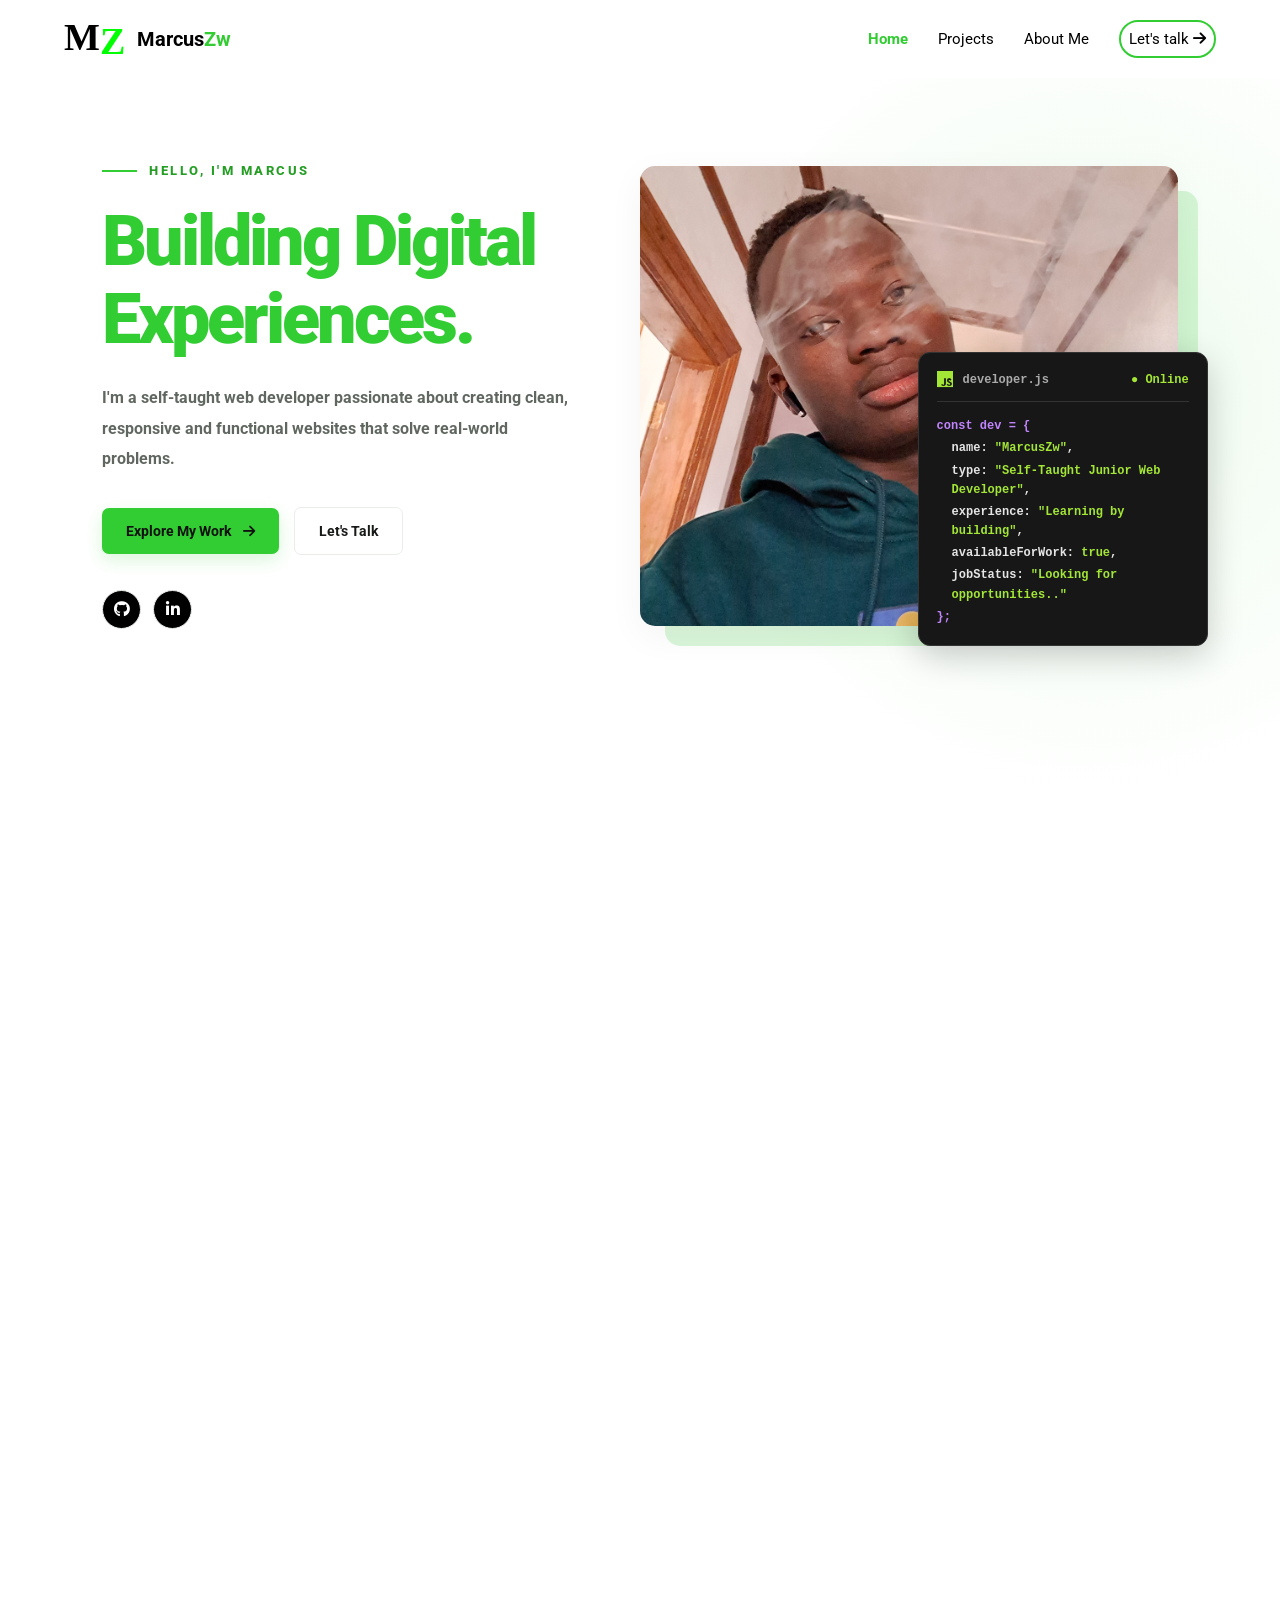
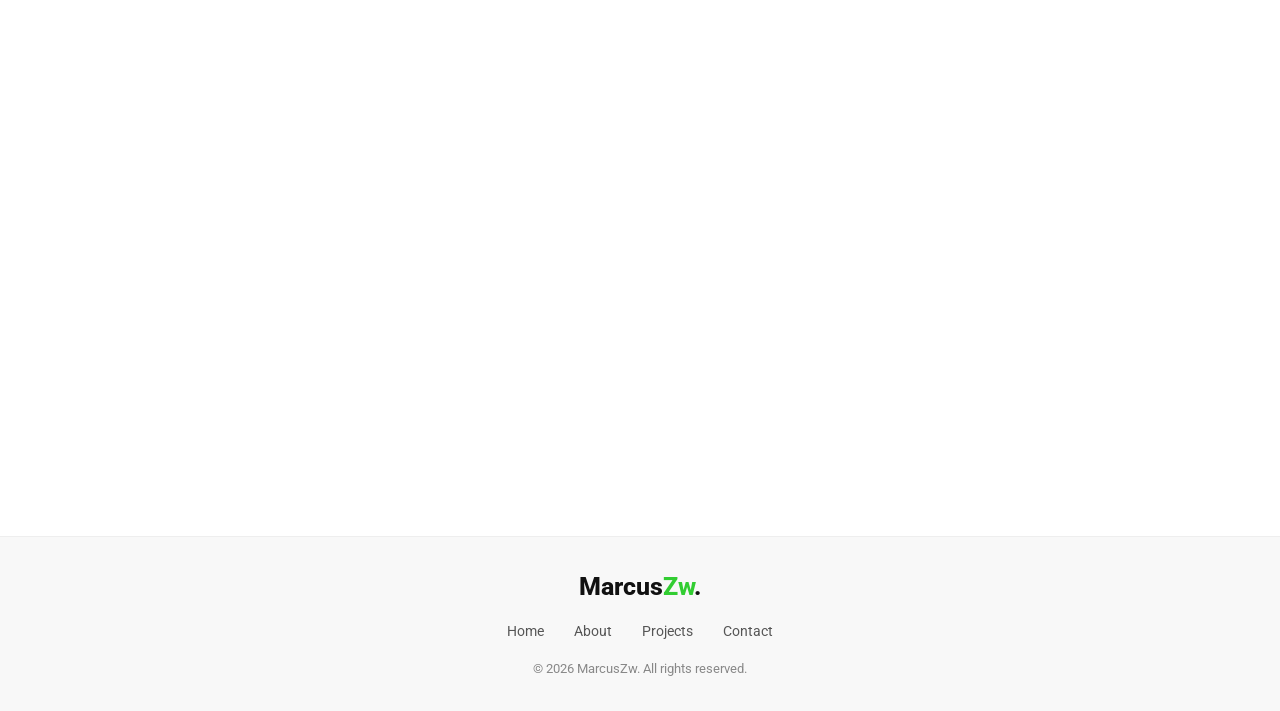
<file: index.html>
<!DOCTYPE html>
<html lang="en">

<head>
    <meta charset="UTF-8">
    <meta name="viewport" content="width=device-width, initial-scale=1.0">

    <title>MarcusZw | Web Developer</title>

    <link rel="preconnect" href="https://fonts.googleapis.com">
    <link rel="preconnect" href="https://fonts.gstatic.com" crossorigin>
    <link
        href="https://fonts.googleapis.com/css2?family=Lobster+Two:ital,wght@0,400;0,700;1,400;1,700&family=Roboto:ital,wght@0,100..900;1,100..900&display=swap"
        rel="stylesheet">
    <link rel="stylesheet" href="https://cdnjs.cloudflare.com/ajax/libs/font-awesome/6.7.2/css/all.min.css">

    <link rel="stylesheet" href="./css/shared/header.css">
    <link rel="stylesheet" href="./css/index-sections/hero.css">
    <link rel="stylesheet" href=".//css/index-sections/main.css">
    <link rel="stylesheet" href="./css/index-sections/skills.css">
    <link rel="stylesheet" href="./css/index-sections/projects.css">
    <link rel="stylesheet" href="./css/shared/aside.css">
    <link rel="stylesheet" href="./css/shared/footer.css">
    <link rel="stylesheet" href="./css/shared/general.css">


</head>

<body>

    <header class="site-header">

        <!-- Brand -->
        <a href="./index.html" class="site-brand">

            <div class="brand-logo">
                <span class="brand-initial brand-initial--primary">M</span>
                <span class="brand-initial brand-initial--accent">Z</span>
            </div>

            <span class="brand-name">
                Marcus<span class="brand-highlight">Zw</span>
            </span>
        </a>

        <!-- Navigation -->
        <nav class="main-navigation">

            <a href="./index.html" class="nav-link active">Home</a>
            <a href="./projects.html" class="nav-link">Projects</a>
            <a href="./about.html" class="nav-link">About Me</a>
            <a href="./contact.html#contactForm" class="nav-link lets-talk">Let's talk
                <i class="fa-solid fa-arrow-right"></i>
            </a>
        </nav>

        <!--Hamburger-menu -->
        <button class="hamburger-menu" id="hamburger-menu" aria-label="Open navigation" aria-expanded="false">

            <i class="fa-solid fa-bars menu-icon"></i>

        </button>
    </header>

    <aside class="aside-nav">

        <!-- Profile -->
        <div class="aside-profile">
            <div class="aside-avatar">
                MZ
            </div>

            <h3>Marcus<span>Zw</span></h3>
            <p>Web Developer</p>
        </div>

        <!-- Aside Navigation -->
        <nav class="aside-navigation">

            <a href="./index.html" class="aside-link active">
                <i class="fa-solid fa-house"></i>
                <span>Home</span>
            </a>

            <a href="./projects.html" class="aside-link">
                <i class="fa-solid fa-code"></i>
                <span>Projects</span>
            </a>


            <a href="./about.html" class="aside-link">
                <i class="fa-solid fa-user"></i>
                <span>About Me</span>
            </a>

            <a href="./contact.html" class="aside-link">
                <i class="fa-solid fa-message"></i>
                <span>Let's Chat</span>
            </a>

        </nav>

        <!-- Social Links -->
        <div class="aside-socials">
            <p>FIND ME ON</p>

            <div class="social-links">
                <a href="https://github.com/Mark-mudyiwah" aria-label="GitHub">
                    <i class="fa-brands fa-github"></i>
                </a>

                <a href="https://www.linkedin.com/in/mark-mudyiwa-5b3330313/" aria-label="LinkedIn">
                    <i class="fa-brands fa-linkedin-in"></i>
                </a>

                <a href="https://x.com/Markd0044/" aria-label="Twitter">
                    <i class="fa-brands fa-x-twitter"></i>
                </a>
                <a href="https://wa.me/27679350750?text=Hello%2C%20I%20would%20like%20to%20make%20an%20enquiry."
                    aria-label="Whatsapp">
                    <i class="fa-brands fa-whatsapp"></i>
                </a>
            </div>
        </div>
        <!-- Footer -->
        <div class="aside-footer">
            <span class="status-dot"></span>
            Available for opportunities
        </div>

    </aside>


    <main>

        <!-- HERO SECTION -->
        <section class="hero-section">

            <div class="hero-content reveal reveal-fade">

                <p class="hero-greeting">
                    <span class="greeting-line"></span>
                    HELLO, I'M MARCUS
                </p>

                <h1>
                    Building Digital
                    <span class="hero-highlight">Experiences.</span>
                </h1>

                <p class="hero-description ">
                    I'm a self-taught web developer passionate about
                    creating clean, responsive and functional websites
                    that solve real-world problems.
                </p>

                <div class="hero-actions">
                    <a href="./projects.html" class="btn-primary">
                        Explore My Work <i class="fa-solid fa-arrow-right"></i>
                    </a>

                    <a href="./contact.html#contactForm" class="btn-secondary">
                        Let's Talk
                    </a>
                </div>

                <div class="hero-socials">
                    <a href="https://github.com/Mark-Mudyiwah" aria-label="GitHub">
                        <i class="fa-brands fa-github"></i>
                    </a>

                    <a href="https://www.linkedin.com/in/mark-mudyiwa-5b3330313/" aria-label="LinkedIn">
                        <i class="fa-brands fa-linkedin-in"></i>
                    </a>
                </div>

            </div>

            <div class="hero-visual">

                <div class="hero-image-container reveal reveal-right">
                    <img src="./images/20250513_141806.jpg" alt="Marcus - Web Developer">
                </div>

                <div class="hero-floating-card reveal reveal-left">
                    <div class="code-card-header">
                        <i class="fa-brands fa-js"></i>
                        <span>developer.js</span>
                        <span class="code-status">● Online</span>
                    </div>

                    <div class="code-content">
                        <span class="code-purple">const</span> dev = {
                        <p>name: <span class="code-green">"MarcusZw"</span>,</p>
                        <p>type: <span class="code-green">"Self-Taught Junior Web Developer"</span>,</p>
                        <p> experience: <span class="code-green">"Learning by building"</span>,</p>
                        <p> availableForWork: <span class="code-green">true</span>,</p>
                        <p>jobStatus: <span class="code-green">"Looking for opportunities.."</span></p>
                        };
                    </div>
                </div>

                <div class="hero-decoration"></div>

            </div>

        </section>


        <!-- ABOUT SECTION -->
        <section class="about-section" id="about">

            <div class="about-content reveal reveal-up">

                <p class="section-label">GET TO KNOW ME</p>

                <h2>
                    A Little About
                    <span class="about-highlight">Myself.</span>
                </h2>

                <p class="about-description">
                    I'm Marcus, a self-taught web developer passionate
                    about building modern, responsive and user-friendly
                    websites.
                </p>

                <p class="about-description">
                    I enjoy turning ideas into functional digital
                    experiences and continuously improving my skills
                    through practical projects.
                </p>

                <a href="./about.html" class="about-button">
                    More About Me
                    <i class="fa-solid fa-arrow-right"></i>
                </a>

            </div>

            <div class="about-info">

                <div class="info-card  reveal reveal-down">
                    <span class="info-number">01</span>
                    <i class="fa-solid fa-graduation-cap"></i>
                    <h3>Self-Taught</h3>
                    <p>Learning through practice and continuous improvement.</p>
                </div>

                <div class="info-card  reveal reveal-left">
                    <span class="info-number">02</span>
                    <i class="fa-solid fa-lightbulb"></i>
                    <h3>Problem Solver</h3>
                    <p>Focused on building solutions to real-world challenges.</p>
                </div>

                <div class="info-card  reveal reveal-left">
                    <span class="info-number">03</span>
                    <i class="fa-solid fa-rocket"></i>
                    <h3>Always Learning</h3>
                    <p>Exploring new technologies and improving my craft.</p>
                </div>

            </div>

        </section>


        <!-- PROJECTS SECTION -->
        <section class="projects-section reveal reveal-up" id="projects">

            <div class="section-heading">

                <p class="section-label">WHAT I'VE BEEN WORKING ON</p>

                <h2>
                    Selected
                    <span class="projects-highlight">Projects.</span>
                </h2>

                <p class="section-description">
                    A selection of projects where I've turned ideas
                    into practical digital experiences.
                </p>

            </div>

            <div class="projects-grid">

                <!-- PROJECT 1 -->
                <article class="project-card reveal reveal-left">

                    <div class="project-image">
                        <img src="./images/conselho-moto-repair-site.png" alt="Conselho Moto Repairs website">
                    </div>

                    <div class="project-content">

                        <div class="project-top">
                            <span class="project-category">BUSINESS WEBSITE</span>
                            <span class="project-number">01 / 02</span>
                        </div>

                        <h3>Conselho Moto Repairs</h3>

                        <p>
                            A modern website for a motorcycle repair
                            business, showcasing services, products
                            and booking options.
                        </p>

                        <div class="project-technologies">
                            <span>HTML</span>
                            <span>CSS</span>
                            <span>JavaScript</span>
                        </div>

                        <a href="https://mark-mudyiwah.github.io/Conselho-Moto-Repairs/" class="project-link">
                            View Project
                            <i class="fa-solid fa-arrow-up-right-from-square"></i>
                        </a>

                    </div>

                </article>


                <!-- PROJECT 2 -->
                <article class="project-card reveal reveal-right">

                    <div class="project-image">
                        <img src="./images/school-of-commercials-site.png" alt="Schools of Commercials website">
                    </div>

                    <div class="project-content">

                        <div class="project-top">
                            <span class="project-category">EDUCATION WEBSITE</span>
                            <span class="project-number">02 / 02</span>
                        </div>

                        <h3>Schools of Commercials</h3>

                        <p>
                            A responsive school website showcasing
                            academic programmes, student achievements
                            and essential school information.
                        </p>

                        <div class="project-technologies">
                            <span>HTML</span>
                            <span>CSS</span>
                            <span>JavaScript</span>
                        </div>

                        <a href="https://mark-mudyiwah.github.io/School-of-Commercials/" class="project-link">
                            View Project
                            <i class="fa-solid fa-arrow-up-right-from-square"></i>
                        </a>

                    </div>

                </article>

            </div>

            <div class="projects-footer">
                <a href="https://github.com/Mark-mudyiwah" target="_blank">
                    Explore More on GitHub
                    <i class="fa-brands fa-github"></i>
                </a>
            </div>

        </section>


        <!-- SKILLS SECTION -->
        <section class="skills-section reveal reveal-left" id="skills">

            <div class="section-heading">

                <p class="section-label">MY TECHNICAL TOOLKIT</p>

                <h2>
                    Skills &
                    <span class="skills-highlight">Technologies.</span>
                </h2>

                <p class="section-description">
                    The technologies and tools I use to develop
                    modern and functional web applications.
                </p>

            </div>

            <div class="skills-grid reveal reveal-right">

                <div class="skill-card">
                    <i class="fa-brands fa-html5 html-icon"></i>
                    <h3>HTML5</h3>
                    <p>Semantic structure</p>
                </div>

                <div class="skill-card">
                    <i class="fa-brands fa-css3-alt css-icon"></i>
                    <h3>CSS3</h3>
                    <p>Responsive styling</p>
                </div>

                <div class="skill-card">
                    <i class="fa-brands fa-js js-icon"></i>
                    <h3>JavaScript</h3>
                    <p>Interactive functionality</p>
                </div>

                <div class="skill-card">
                    <i class="fa-brands fa-node-js node-icon"></i>
                    <h3>Node.js</h3>
                    <p>Server-side development</p>
                </div>

                <div class="skill-card">
                    <i class="fa-solid fa-server express-icon"></i>
                    <h3>Express.js</h3>
                    <p>Backend development</p>
                </div>

                <div class="skill-card">
                    <i class="fa-solid fa-database mongo-icon"></i>
                    <h3>MongoDB</h3>
                    <p>Database management</p>
                </div>

                <div class="skill-card">
                    <i class="fa-brands fa-git-alt git-icon"></i>
                    <h3>Git</h3>
                    <p>Version control</p>
                </div>

                <div class="skill-card">
                    <i class="fa-brands fa-github github-icon"></i>
                    <h3>GitHub</h3>
                    <p>Code hosting</p>
                </div>

            </div>

        </section>


        <!-- CONTACT SECTION -->
        <section class="contact-section reveal reveal-up" id="contact">

            <div class="contact-content">

                <p class="section-label">LET'S WORK TOGETHER</p>

                <h2>
                    Have a Project
                    <span class="contact-highlight">In Mind?</span>
                </h2>

                <p>
                    I'm always interested in discussing new projects,
                    creative ideas and opportunities to build something
                    meaningful.
                </p>

                <a href="./contact.html" class="contact-button">
                    Get In Touch
                    <i class="fa-solid fa-arrow-right"></i>
                </a>

            </div>

        </section>

    </main>

    <footer class="site-footer">
        <div class="footer-container">

            <a href="index.html" class="footer-logo">
                Marcus<span>Zw</span>.
            </a>

            <nav class="footer-nav">
                <a href="index.html">Home</a>
                <a href="about.html">About</a>
                <a href="projects.html">Projects</a>
                <a href="contact.html">Contact</a>
            </nav>

            <p class="footer-copy">
                &copy; 2026 MarcusZw. All rights reserved.
            </p>

        </div>
    </footer>

    <script src="./js/shared/menuToggle.js"></script>
    <script src="./js/shared/observer.js"></script>
</body>

</html>
</file>
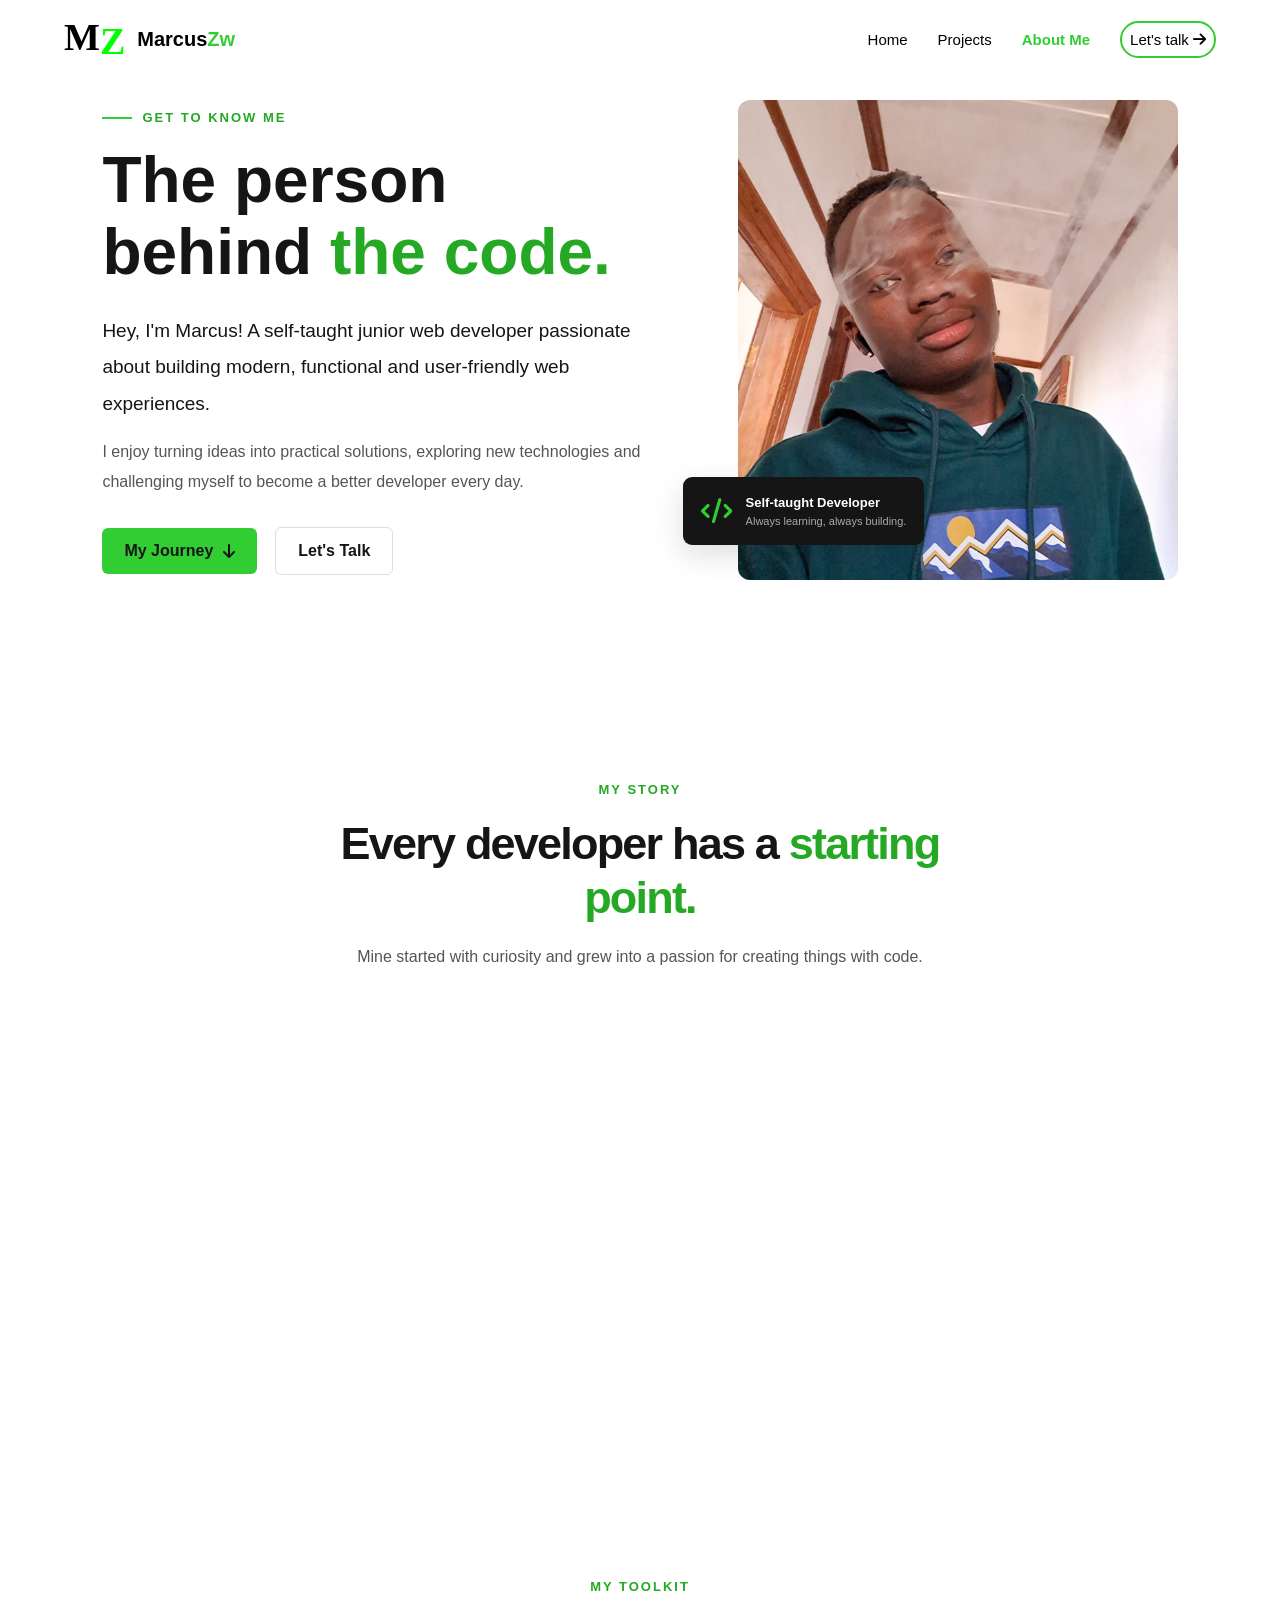
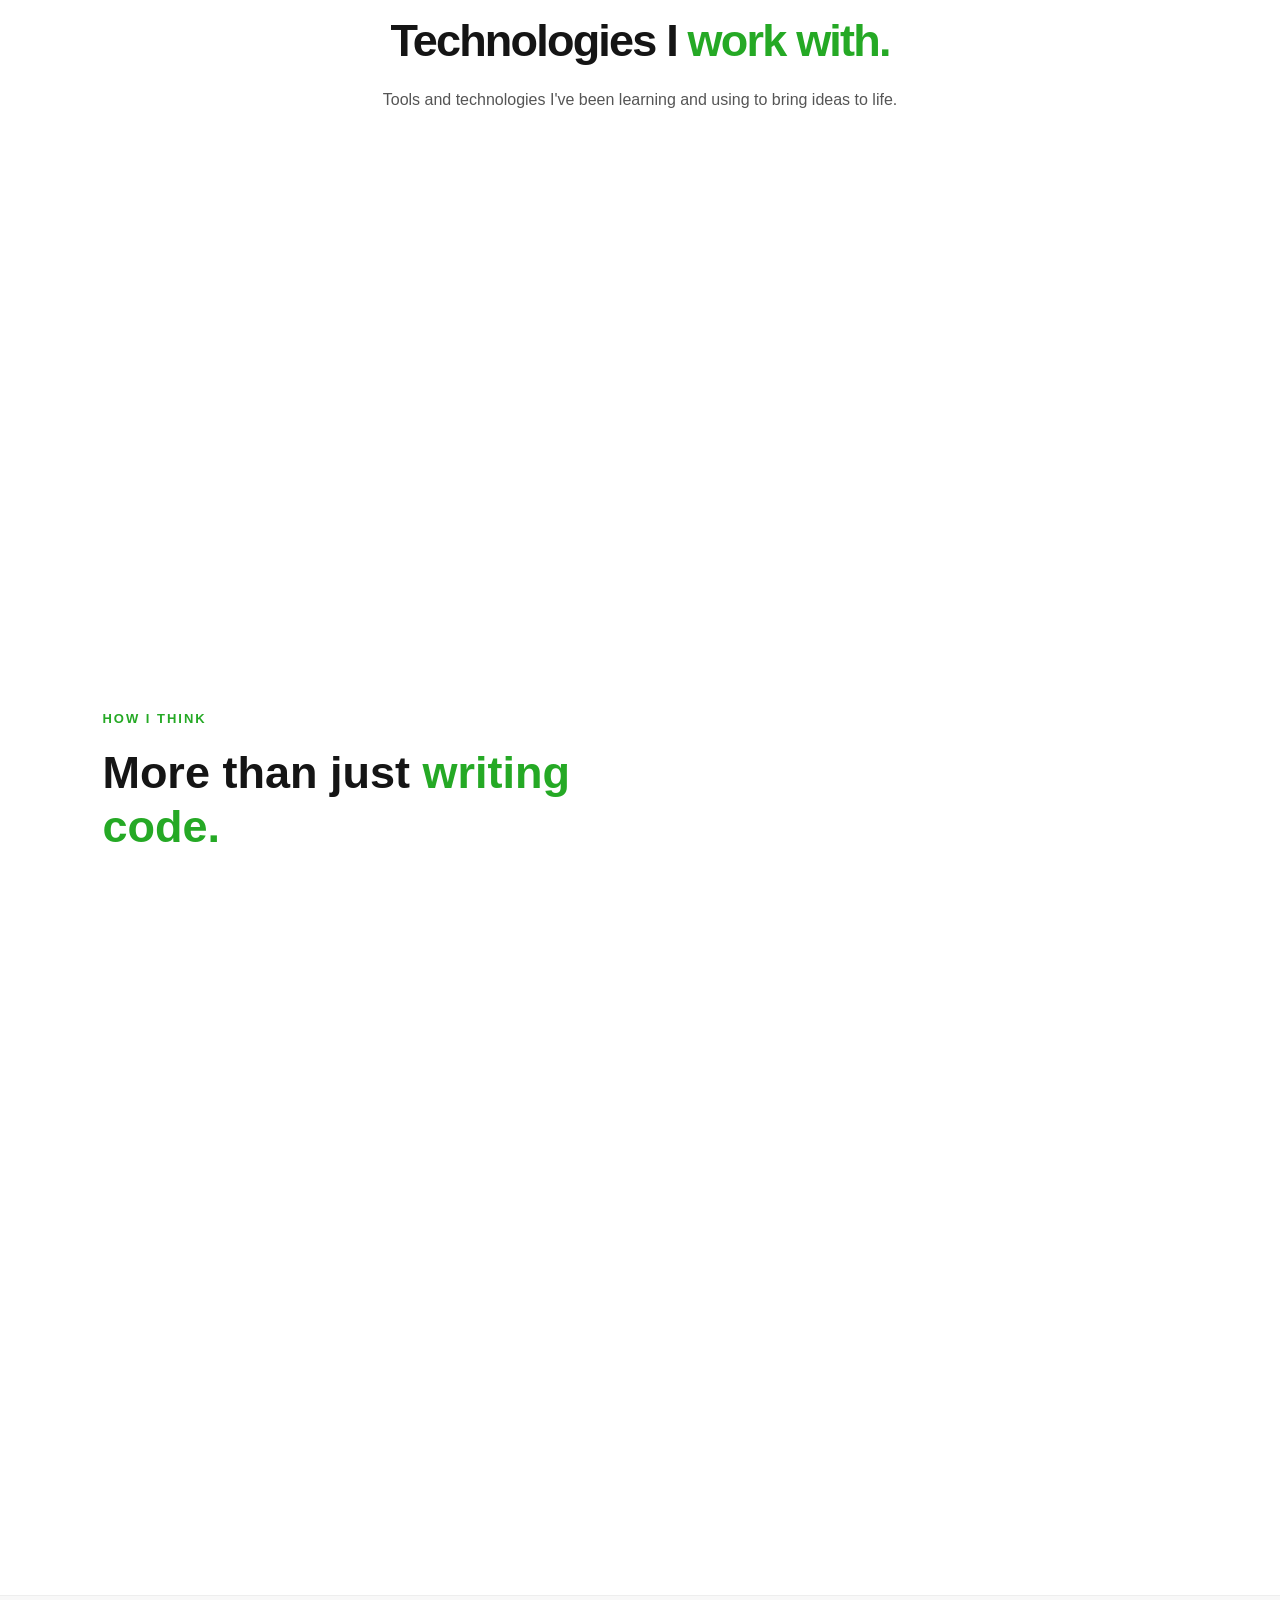
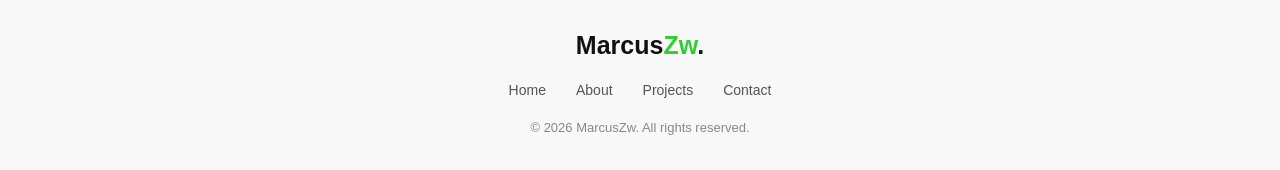
<file: about.html>
<!DOCTYPE html>
<html lang="en">

<head>
    <meta charset="UTF-8">
    <meta name="viewport" content="width=device-width, initial-scale=1.0">

    <title>About Me | MarcusZw</title>


    <link rel="stylesheet" href="./css/shared/header.css">
    <link rel="stylesheet" href="./css/index-sections/main.css">
    <link rel="stylesheet" href="./css/pages/about.css">
    <link rel="stylesheet" href="./css/shared/aside.css">
    <link rel="stylesheet" href="./css/shared/footer.css">
    <link rel="stylesheet" href="./css/shared/general.css">
    <link rel="stylesheet" href="https://cdnjs.cloudflare.com/ajax/libs/font-awesome/6.5.2/css/all.min.css">

</head>

<body>

    <header class="site-header">

        <!-- Brand -->
        <a href="./index.html" class="site-brand">

            <div class="brand-logo">
                <span class="brand-initial brand-initial--primary">M</span>
                <span class="brand-initial brand-initial--accent">Z</span>
            </div>

            <span class="brand-name">
                Marcus<span class="brand-highlight">Zw</span>
            </span>
        </a>

        <!-- Navigation -->
        <nav class="main-navigation">

            <a href="./index.html" class="nav-link">Home</a>
            <a href="./projects.html" class="nav-link">Projects</a>
            <a href="./about.html" class="nav-link active">About Me</a>
            <a href="./contact.html#contactForm" class="nav-link lets-talk">Let's talk
                <i class="fa-solid fa-arrow-right"></i>
            </a>
        </nav>

        <!--Hamburger-menu -->
        <button class="hamburger-menu" id="hamburger-menu" aria-label="Open navigation" aria-expanded="false">

            <i class="fa-solid fa-bars menu-icon"></i>

        </button>

    </header>

    <aside class="aside-nav">

        <!-- Profile -->
        <div class="aside-profile">
            <div class="aside-avatar">
                MZ
            </div>

            <h3>Marcus<span>Zw</span></h3>
            <p>Web Developer</p>
        </div>

        <!-- Aside Navigation -->
        <nav class="aside-navigation">

            <a href="./index.html" class="aside-link">
                <i class="fa-solid fa-house"></i>
                <span>Home</span>
            </a>

            <a href="./projects.html" class="aside-link">
                <i class="fa-solid fa-code"></i>
                <span>Projects</span>
            </a>


            <a href="./contact.html" class="aside-link active">
                <i class="fa-solid fa-user"></i>
                <span>About Me</span>
            </a>

            <a href="./contact.html" class="aside-link">
                <i class="fa-solid fa-message"></i>
                <span>Let's Chat</span>
            </a>

        </nav>

        <!-- Social Links -->

        <div class="aside-socials">
            <p>FIND ME ON</p>

            <div class="social-links">
                <a href="https://github.com/Mark-mudyiwah" aria-label="GitHub">
                    <i class="fa-brands fa-github"></i>
                </a>

                <a href="https://www.linkedin.com/in/mark-mudyiwa-5b3330313/" aria-label="LinkedIn">
                    <i class="fa-brands fa-linkedin-in"></i>
                </a>

                <a href="https://x.com/Markd0044/" aria-label="Twitter">
                    <i class="fa-brands fa-x-twitter"></i>
                </a>
                <a href="https://wa.me/27679350750?text=Hello%2C%20I%20would%20like%20to%20make%20an%20enquiry."
                    aria-label="Whatsapp">
                    <i class="fa-brands fa-whatsapp"></i>
                </a>
            </div>
        </div>
        <!-- Footer -->
        <div class="aside-footer">
            <span class="status-dot"></span>
            Available for opportunities
        </div>

    </aside>



    <main class="about-page">

        <!-- About Hero -->
        <section class="about-hero">

            <div class="about-content ">

                <span class="section-tag">
                    <span class="tag-line"></span>
                    GET TO KNOW ME
                </span>

                <h1>
                    The person behind
                    <span>the code.</span>
                </h1>

                <p class="about-intro">
                    Hey, I'm Marcus! A self-taught junior web developer
                    passionate about building modern, functional and
                    user-friendly web experiences.
                </p>

                <p>
                    I enjoy turning ideas into practical solutions,
                    exploring new technologies and challenging myself
                    to become a better developer every day.
                </p>

                <div class="about-buttons">
                    <a href="#my-journey" class="btn-primary">
                        My Journey
                        <i class="fa-solid fa-arrow-down"></i>
                    </a>

                    <a href="./contact.html" class="btn-secondary">
                        Let's Talk
                    </a>
                </div>

            </div>

            <div class="about-visual">

                <div class="about-image reveal  reveal-right">
                    <img src="./images/20250513_141806.jpg" alt="Marcus - Web Developer">
                </div>

                <div class="about-floating-card">
                    <i class="fa-solid fa-code"></i>

                    <div>
                        <strong>Self-taught Developer</strong>
                        <span>Always learning, always building.</span>
                    </div>
                </div>

                <div class="about-decoration"></div>

            </div>

        </section>


        <!-- My Journey -->
        <section class="journey-section " id="my-journey">

            <div class="section-heading">

                <span class="section-tag">
                    MY STORY
                </span>

                <h2>
                    Every developer has a
                    <span>starting point.</span>
                </h2>

                <p>
                    Mine started with curiosity and grew into a passion
                    for creating things with code.
                </p>

            </div>

            <div class="journey-content reveal reveal-left">

                <div class="journey-text">

                    <p>
                        My journey into web development started with
                        curiosity about how websites work and how
                        ideas are transformed into interactive
                        experiences.
                    </p>

                    <p>
                        I began learning through online tutorials
                        and courses, building my foundation in HTML,
                        CSS and JavaScript with resources such as
                        <b>SuperSimpleDev.</b>
                    </p>

                    <p>
                        As my understanding grew, I became interested
                        in what happens behind the scenes. This led
                        me into backend development, where I explored
                        Node.js, Express and MongoDB through practical
                        learning and courses by <b>John Smilga</b>.
                    </p>

                    <p>
                        Today, I focus on applying what I learn by
                        building real-world projects, solving
                        problems and continuously improving my skills.
                    </p>

                </div>

                <div class="journey-highlight reveal reveal-right">

                    <div class="highlight-icon">
                        <i class="fa-solid fa-lightbulb"></i>
                    </div>

                    <h3>
                        Learning by building.
                    </h3>

                    <p>
                        I believe the best way to understand
                        development is to get your hands dirty,
                        experiment, make mistakes and figure
                        things out.
                    </p>

                    <span class="highlight-footer">
                        <i class="fa-solid fa-terminal"></i>
                        console.log("Never stop learning");
                    </span>

                </div>

            </div>

        </section>


        <!-- What I Work With -->
        <section class="skills-section">

            <div class="section-heading">

                <span class="section-tag">
                    MY TOOLKIT
                </span>

                <h2>
                    Technologies I
                    <span>work with.</span>
                </h2>

                <p>
                    Tools and technologies I've been learning
                    and using to bring ideas to life.
                </p>

            </div>

            <div class="skills-grid reveal reveal-up">

                <div class="skill-card">
                    <i class="fa-brands fa-html5 html-icon"></i>
                    <h3>HTML5</h3>
                    <span>Structure & Semantics</span>
                </div>

                <div class="skill-card">
                    <i class="fa-brands fa-css3-alt css-icon"></i>
                    <h3>CSS3</h3>
                    <span>Styling & Responsive Design</span>
                </div>

                <div class="skill-card">
                    <i class="fa-brands fa-js js-icon"></i>
                    <h3>JavaScript</h3>
                    <span>Interactive Experiences</span>
                </div>

                <div class="skill-card">
                    <i class="fa-brands fa-node-js node-icon"></i>
                    <h3>Node.js</h3>
                    <span>Server-side Development</span>
                </div>

                <div class="skill-card">
                    <i class="fa-solid fa-server express-icon"></i>
                    <h3>Express.js</h3>
                    <span>Backend Development</span>
                </div>

                <div class="skill-card">
                    <i class="fa-solid fa-database mongo-icon"></i>
                    <h3>MongoDB</h3>
                    <span>Database Fundamentals</span>
                </div>

            </div>

        </section>


        <!-- My Approach -->
        <section class="approach-section ">

            <div class="approach-content">

                <span class="section-tag">
                    HOW I THINK
                </span>

                <h2>
                    More than just
                    <span>writing code.</span>
                </h2>

                <p class="reveal reveal-up">
                    I enjoy understanding problems before jumping
                    into solutions. Whether I'm building a website
                    or working on backend functionality, I aim
                    to write clean, maintainable code and create
                    experiences that make sense to users.
                </p>

            </div>

            <div class="approach-points reveal reveal-left">

                <div class="approach-item">
                    <i class="fa-solid fa-brain"></i>
                    <div>
                        <h3>Problem Solving</h3>
                        <p>Breaking problems down and finding practical solutions.</p>
                    </div>
                </div>

                <div class="approach-item">
                    <i class="fa-solid fa-book-open"></i>
                    <div>
                        <h3>Continuous Learning</h3>
                        <p>Always exploring, practising and improving.</p>
                    </div>
                </div>

                <div class="approach-item">
                    <i class="fa-solid fa-laptop-code"></i>
                    <div>
                        <h3>Practical Development</h3>
                        <p>Turning knowledge into working projects.</p>
                    </div>
                </div>

            </div>

        </section>


        <!-- Career Goals -->
        <section class="career-section reveal reveal-up" id="contact">

            <div class="career-content">

                <span class="section-tag">
                    WHAT'S NEXT?
                </span>

                <h2>
                    Ready for my next
                    <span>opportunity.</span>
                </h2>

                <p>
                    I'm currently looking for junior web development
                    opportunities where I can contribute, learn from
                    experienced developers and grow within a team.
                </p>

                <a href="mailto:marmudyiwah0@gmail.com" class="btn-primary">
                    Get In Touch
                    <i class="fa-solid fa-arrow-right"></i>
                </a>

            </div>

            <div class="career-icon">
                <i class="fa-solid fa-rocket"></i>
            </div>

        </section>

    </main>

    <footer class="site-footer">
        <div class="footer-container">

            <a href="index.html" class="footer-logo">
                Marcus<span>Zw</span>.
            </a>

            <nav class="footer-nav">
                <a href="index.html">Home</a>
                <a href="about.html">About</a>
                <a href="projects.html">Projects</a>
                <a href="contact.html">Contact</a>
            </nav>

            <p class="footer-copy">
                &copy; 2026 MarcusZw. All rights reserved.
            </p>

        </div>
    </footer>

    <script src="./js/shared/menuToggle.js"></script>
    <script src="./js/shared/observer.js"></script>


</body>

</html>
</file>
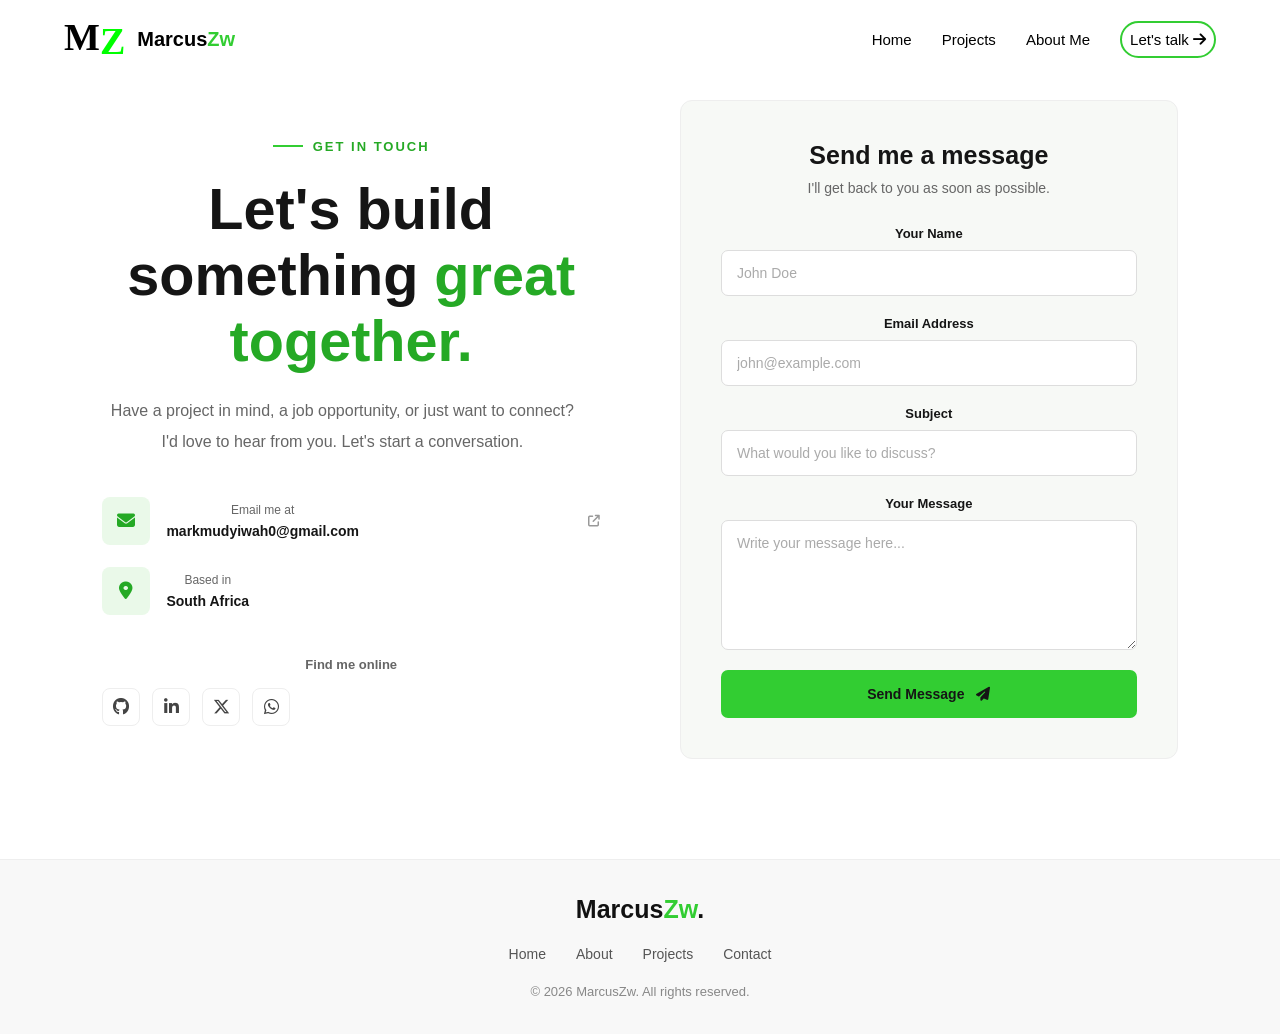
<file: contact.html>
<!DOCTYPE html>
<html lang="en">

<head>
    <meta charset="UTF-8">
    <meta name="viewport" content="width=device-width, initial-scale=1.0">

    <title>Contact Me | MarcusZw</title>


    <link rel="stylesheet" href="./css/shared/header.css">
    <link rel="stylesheet" href="./css/index-sections/main.css">
    <link rel="stylesheet" href="./css/pages/contact.css">
    <link rel="stylesheet" href="./css/shared/aside.css">
    <link rel="stylesheet" href="./css/shared/footer.css">
    <link rel="stylesheet" href="https://cdnjs.cloudflare.com/ajax/libs/font-awesome/6.5.2/css/all.min.css">

</head>

<body>

    <header class="site-header">

        <!-- Brand -->
        <a href="./index.html" class="site-brand">

            <div class="brand-logo">
                <span class="brand-initial brand-initial--primary">M</span>
                <span class="brand-initial brand-initial--accent">Z</span>
            </div>

            <span class="brand-name">
                Marcus<span class="brand-highlight">Zw</span>
            </span>
        </a>

        <!-- Navigation -->
        <nav class="main-navigation">

            <a href="./index.html" class="nav-link">Home</a>
            <a href="./projects" class="nav-link">Projects</a>
            <a href="./about.html" class="nav-link">About Me</a>
            <a href="./contact.html#contactForm" class="nav-link lets-talk">Let's talk
                <i class="fa-solid fa-arrow-right"></i>
            </a>
        </nav>

        <!--Hamburger-menu -->
        <button class="hamburger-menu" id="hamburger-menu" aria-label="Open navigation" aria-expanded="false">

            <i class="fa-solid fa-bars menu-icon"></i>

        </button>

    </header>

    <aside class="aside-nav">

        <!-- Profile -->
        <div class="aside-profile">
            <div class="aside-avatar">
                MZ
            </div>

            <h3>Marcus<span>Zw</span></h3>
            <p>Web Developer</p>
        </div>

        <!-- Aside Navigation -->
        <nav class="aside-navigation">

            <a href="./index.html" class="aside-link">
                <i class="fa-solid fa-house"></i>
                <span>Home</span>
            </a>

            <a href="./projects.html" class="aside-link">
                <i class="fa-solid fa-code"></i>
                <span>Projects</span>
            </a>


            <a href="./about.html" class="aside-link">
                <i class="fa-solid fa-user"></i>
                <span>About Me</span>
            </a>

            <a href="./contact.html" class="aside-link active">
                <i class="fa-solid fa-message"></i>
                <span>Let's Chat</span>
            </a>

        </nav>

        <!-- Social Links -->

        <div class="aside-socials">
            <p>FIND ME ON</p>

            <div class="social-links">
                <a href="https://github.com/Mark-mudyiwah" aria-label="GitHub">
                    <i class="fa-brands fa-github"></i>
                </a>

                <a href="https://www.linkedin.com/in/mark-mudyiwa-5b3330313/" aria-label="LinkedIn">
                    <i class="fa-brands fa-linkedin-in"></i>
                </a>

                <a href="https://x.com/Markd0044/" aria-label="Twitter">
                    <i class="fa-brands fa-x-twitter"></i>
                </a>
                <a href="https://wa.me/27679350750?text=Hello%2C%20I%20would%20like%20to%20make%20an%20enquiry."
                    aria-label="Whatsapp">
                    <i class="fa-brands fa-whatsapp"></i>
                </a>
            </div>
        </div>

        <!-- Footer -->
        <div class="aside-footer">
            <span class="status-dot"></span>
            Available for opportunities
        </div>

    </aside>



    <main class="contact-page">

        <section class="contact-section">

            <!-- Contact Introduction -->
            <div class="contact-info">

                <span class="section-tag">
                    <span></span>
                    GET IN TOUCH
                </span>

                <h1>
                    Let's build something
                    <span>great together.</span>
                </h1>

                <p class="contact-description">
                    Have a project in mind, a job opportunity,
                    or just want to connect? I'd love to hear
                    from you. Let's start a conversation.
                </p>

                <!-- Contact Details -->
                <div class="contact-details">

                    <a href="mailto:markmudyiwah0@gmail.com" class="contact-detail">

                        <div class="contact-icon">
                            <i class="fa-solid fa-envelope"></i>
                        </div>

                        <div>
                            <span>Email me at</span>
                            <strong>markmudyiwah0@gmail.com</strong>
                        </div>

                        <i class="fa-solid fa-arrow-up-right-from-square detail-arrow"></i>

                    </a>

                    <div class="contact-detail">

                        <div class="contact-icon">
                            <i class="fa-solid fa-location-dot"></i>
                        </div>

                        <div>
                            <span>Based in</span>
                            <strong>South Africa</strong>
                        </div>

                    </div>

                </div>

                <!-- Social Links -->
                <div class="contact-socials">

                    <span>Find me online</span>

                    <div class="social-links">
                        <a href="https://github.com/Mark-mudyiwah" aria-label="GitHub">
                            <i class="fa-brands fa-github"></i>
                        </a>

                        <a href="https://www.linkedin.com/in/mark-mudyiwa-5b3330313/" aria-label="LinkedIn">
                            <i class="fa-brands fa-linkedin-in"></i>
                        </a>

                        <a href="https://x.com/Markd0044/" aria-label="Twitter">
                            <i class="fa-brands fa-x-twitter"></i>
                        </a>
                        <a href="https://wa.me/27679350750?text=Hello%2C%20I%20would%20like%20to%20make%20an%20enquiry."
                            aria-label="Whatsapp">
                            <i class="fa-brands fa-whatsapp"></i>
                        </a>

                    </div>

                </div>

            </div>


            <!-- Contact Form -->
            <div class="contact-form-container">

                <div class="form-heading">
                    <h2>Send me a message</h2>
                    <p>I'll get back to you as soon as possible.</p>
                </div>

                <form class="contact-form" action="#" method="POST">

                    <div class="form-group">
                        <label for="name">Your Name</label>
                        <input type="text" id="name" name="name" placeholder="John Doe" required>
                    </div>

                    <div class="form-group">
                        <label for="email">Email Address</label>
                        <input type="email" id="email" name="email" placeholder="john@example.com" required>
                    </div>

                    <div class="form-group">
                        <label for="subject">Subject</label>
                        <input type="text" id="subject" name="subject" placeholder="What would you like to discuss?"
                            required>
                    </div>

                    <div class="form-group">
                        <label for="message">Your Message</label>
                        <textarea id="message" name="message" rows="5" placeholder="Write your message here..."
                            required></textarea>
                    </div>

                    <button type="submit" class="send-btn">
                        Send Message
                        <i class="fa-solid fa-paper-plane"></i>
                    </button>

                </form>

            </div>

        </section>

    </main>

    <footer class="site-footer">
        <div class="footer-container">

            <a href="index.html" class="footer-logo">
                Marcus<span>Zw</span>.
            </a>

            <nav class="footer-nav">
                <a href="index.html">Home</a>
                <a href="about.html">About</a>
                <a href="projects.html">Projects</a>
                <a href="contact.html">Contact</a>
            </nav>

            <p class="footer-copy">
                &copy; 2026 MarcusZw. All rights reserved.
            </p>

        </div>
    </footer>


    <script src="./js/shared/menuToggle.js"></script>
</body>

</html>
</file>
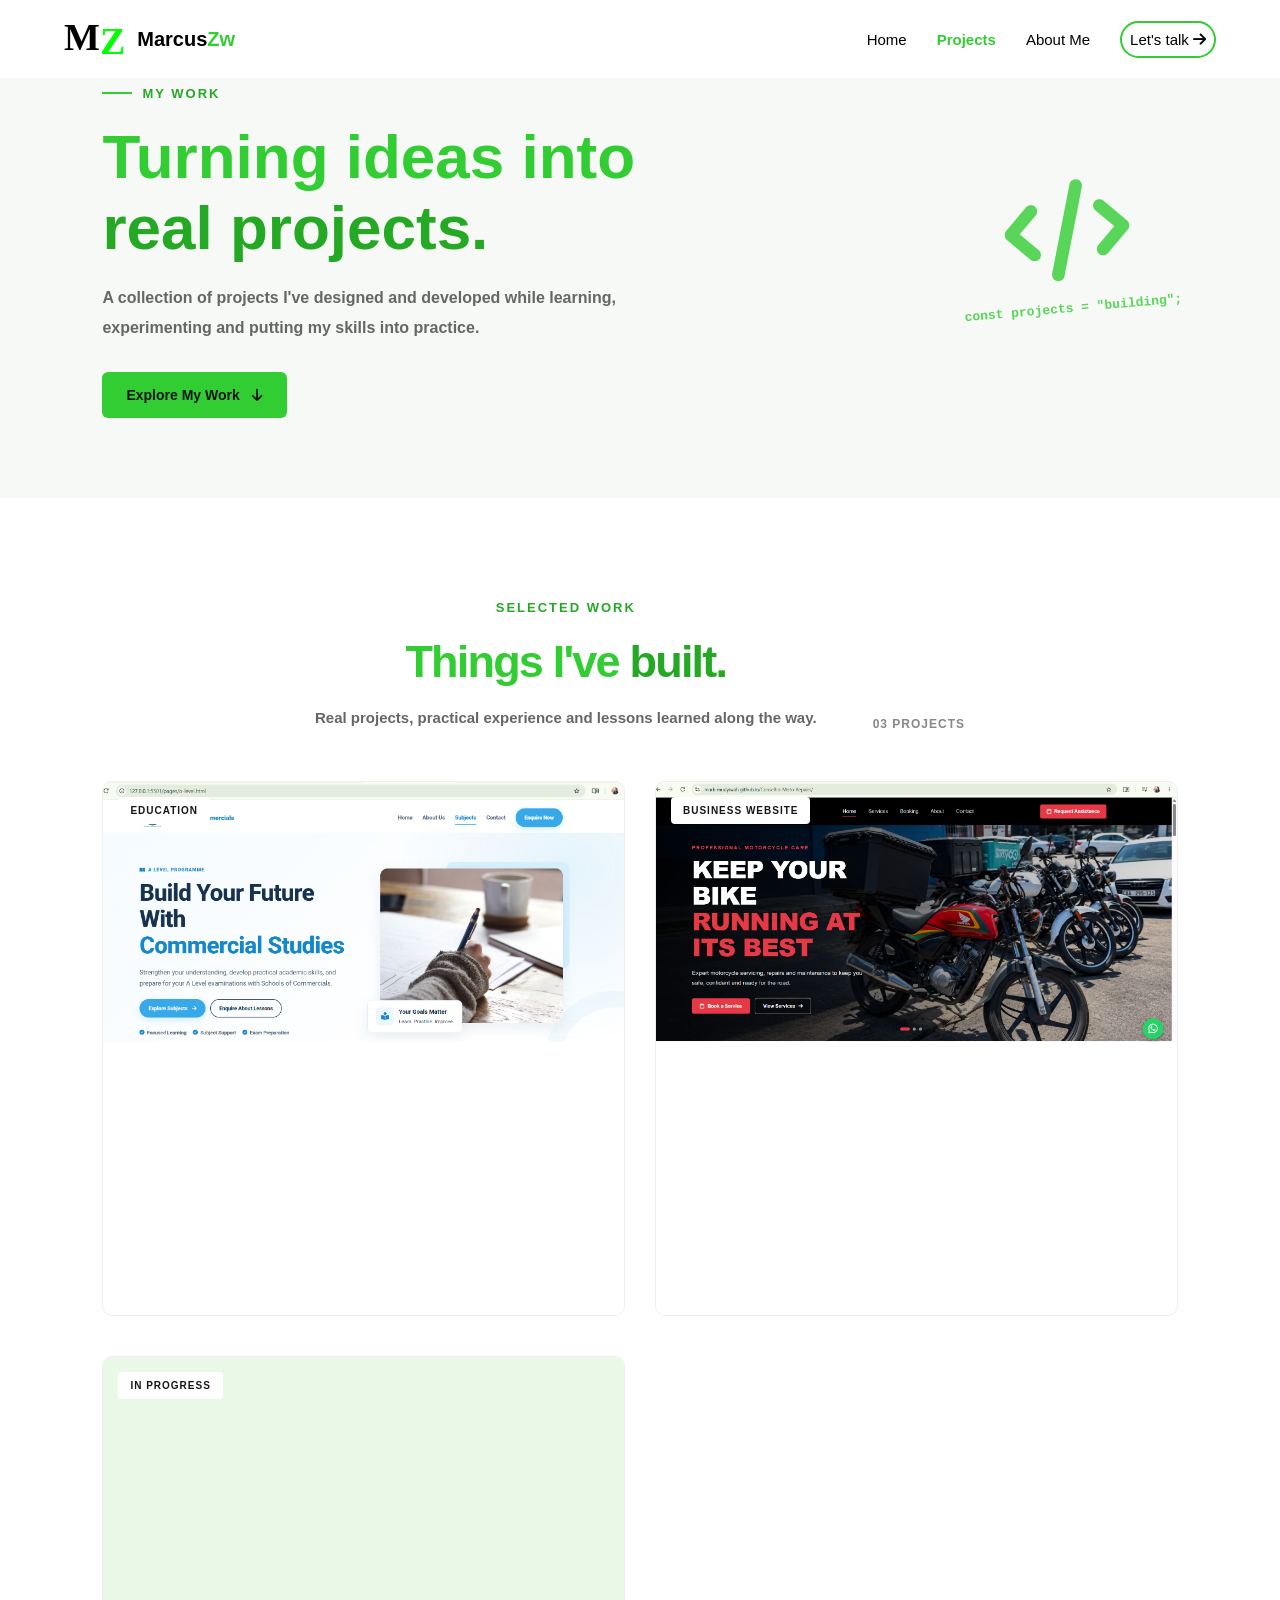
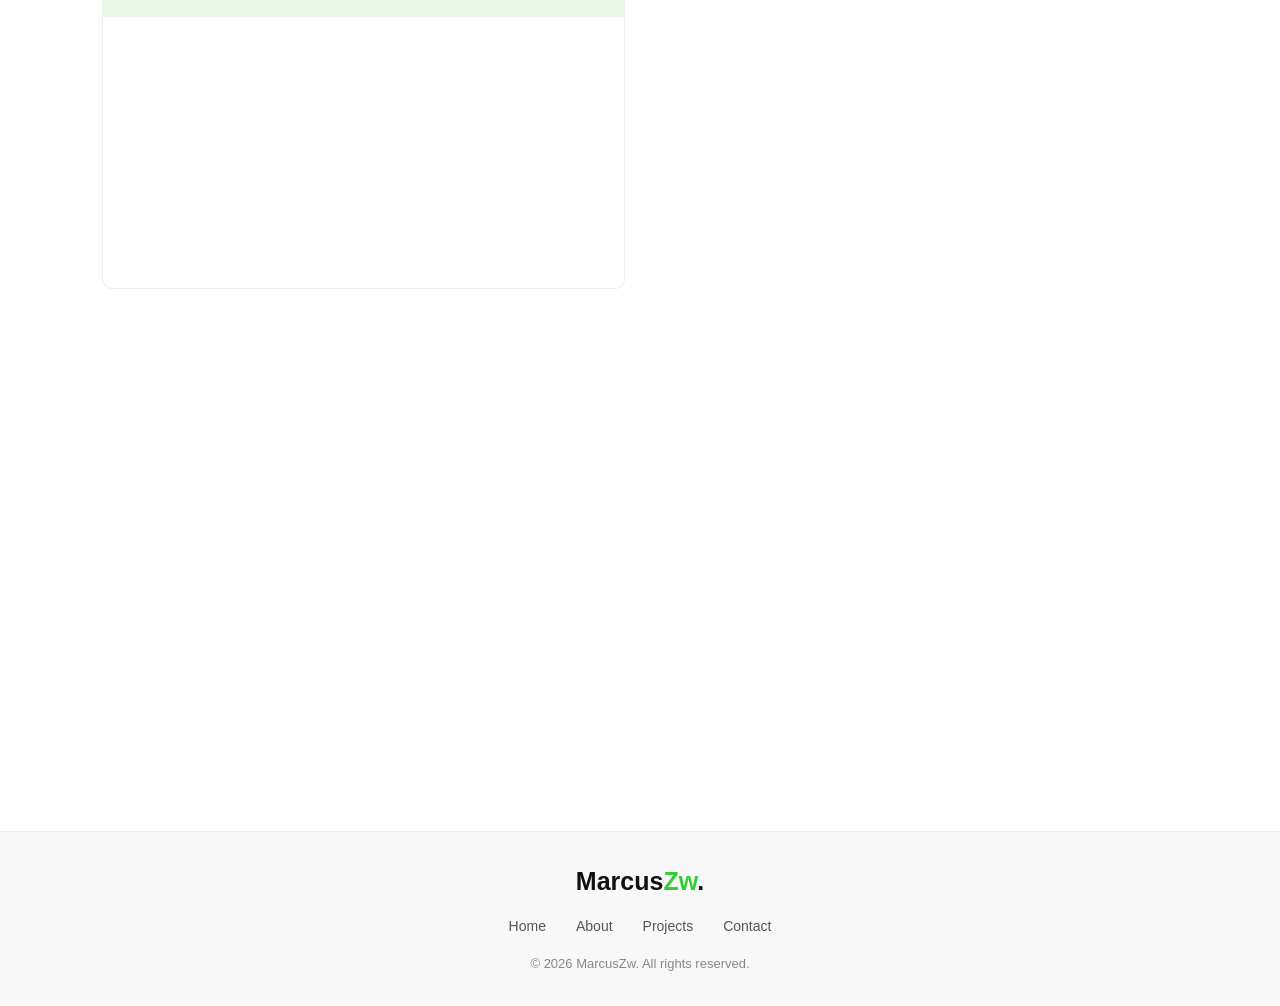
<file: projects.html>
<!DOCTYPE html>
<html lang="en">

<head>
    <meta charset="UTF-8">
    <meta name="viewport" content="width=device-width, initial-scale=1.0">

    <title>My Projects | MarcusZw</title>


    <link rel="stylesheet" href="./css/shared/header.css">
    <link rel="stylesheet" href="./css/index-sections/main.css">
    <link rel="stylesheet" href="./css/pages/projects.css">
    <link rel="stylesheet" href="./css/shared/aside.css">
    <link rel="stylesheet" href="./css/shared/footer.css">
    <link rel="stylesheet" href="./css/shared/general.css">
    <link rel="stylesheet" href="https://cdnjs.cloudflare.com/ajax/libs/font-awesome/6.5.2/css/all.min.css">

</head>

<body>

    <header class="site-header">

        <!-- Brand -->
        <a href="./index.html" class="site-brand">

            <div class="brand-logo">
                <span class="brand-initial brand-initial--primary">M</span>
                <span class="brand-initial brand-initial--accent">Z</span>
            </div>

            <span class="brand-name">
                Marcus<span class="brand-highlight">Zw</span>
            </span>
        </a>

        <!-- Navigation -->
        <nav class="main-navigation">

            <a href="./index.html" class="nav-link">Home</a>
            <a href="./projects.html" class="nav-link active">Projects</a>
            <a href="./about.html" class="nav-link">About Me</a>
            <a href="./contact.html#contactForm" class="nav-link lets-talk">Let's talk
                <i class="fa-solid fa-arrow-right"></i>
            </a>
        </nav>

        <!--Hamburger-menu -->
        <button class="hamburger-menu" id="hamburger-menu" aria-label="Open navigation" aria-expanded="false">

            <i class="fa-solid fa-bars menu-icon"></i>

        </button>

    </header>

    <aside class="aside-nav">

        <!-- Profile -->
        <div class="aside-profile">
            <div class="aside-avatar">
                MZ
            </div>

            <h3>Marcus<span>Zw</span></h3>
            <p>Web Developer</p>
        </div>

        <!-- Aside Navigation -->
        <nav class="aside-navigation">

            <a href="./index.html" class="aside-link">
                <i class="fa-solid fa-house"></i>
                <span>Home</span>
            </a>

            <a href="./projects.html" class="aside-link  active">
                <i class="fa-solid fa-code"></i>
                <span>Projects</span>
            </a>


            <a href="./about.html" class="aside-link">
                <i class="fa-solid fa-user"></i>
                <span>About Me</span>
            </a>

            <a href="./contact.html" class="aside-link">
                <i class="fa-solid fa-message"></i>
                <span>Let's Chat</span>
            </a>

        </nav>

        <!-- Social Links -->

        <div class="aside-socials">
            <p>FIND ME ON</p>

            <div class="social-links">
                <a href="https://github.com/Mark-mudyiwah" aria-label="GitHub">
                    <i class="fa-brands fa-github"></i>
                </a>

                <a href="https://www.linkedin.com/in/mark-mudyiwa-5b3330313/" aria-label="LinkedIn">
                    <i class="fa-brands fa-linkedin-in"></i>
                </a>

                <a href="https://x.com/Markd0044/" aria-label="Twitter">
                    <i class="fa-brands fa-x-twitter"></i>
                </a>
                <a href="https://wa.me/27679350750?text=Hello%2C%20I%20would%20like%20to%20make%20an%20enquiry."
                    aria-label="Whatsapp">
                    <i class="fa-brands fa-whatsapp"></i>
                </a>
            </div>
        </div>

        <!-- Footer -->
        <div class="aside-footer">
            <span class="status-dot"></span>
            Available for opportunities
        </div>

    </aside>

    <main class="projects-page">

        <!-- Projects Hero -->
        <section class="projects-hero">

            <div class="projects-hero-content reveal reveal-fade">

                <span class="section-tag">
                    <span></span>
                    MY WORK
                </span>

                <h1>
                    Turning ideas into
                    <span>real projects.</span>
                </h1>

                <p>
                    A collection of projects I've designed and developed
                    while learning, experimenting and putting my skills
                    into practice.
                </p>

                <a href="#project-list" class="btn-primary">
                    Explore My Work
                    <i class="fa-solid fa-arrow-down"></i>
                </a>

            </div>

            <div class="projects-hero-decoration ">
                <i class="fa-solid fa-code reveal reveal-down"></i>
                <span class="reveal reveal-left">const projects = "building";</span>
            </div>

        </section>


        <!-- Projects List -->
        <section class="projects-section" id="project-list">

            <div class="section-heading reveal reveal-up">

                <div>
                    <span class="section-tag">SELECTED WORK</span>

                    <h2>
                        Things I've <span>built.</span>
                    </h2>

                    <p>
                        Real projects, practical experience and
                        lessons learned along the way.
                    </p>
                </div>

                <span class="project-count">03 PROJECTS</span>

            </div>


            <div class="projects-grid">


                <!-- Project 1: Schools of Commercials -->
                <article class="project-card ">

                    <div class="project-image reveal reveal-left">

                        <img src="./images/school-of-commercials-site.png" alt="Schools of Commercials website preview">

                        <span class="project-category">EDUCATION</span>

                        <a href="https://mark-mudyiwah.github.io/School-of-Commercials/" class="image-link" aria-label="View Schools of Commercials project">
                            <i class="fa-solid fa-arrow-up-right-from-square"></i>
                        </a>

                    </div>

                    <div class="project-info reveal reveal-up">

                        <div class="project-title">
                            <h3>Schools of Commercials</h3>
                            <span class="project-number">01</span>
                        </div>

                        <p>
                            A responsive educational website designed
                            to showcase academic programmes, school
                            information, examination results and
                            student enrolment.
                        </p>

                        <div class="project-tech">
                            <span>HTML5</span>
                            <span>CSS3</span>
                            <span>JavaScript</span>
                        </div>

                        <div class="project-links">

                            <a href="https://mark-mudyiwah.github.io/School-of-Commercials/" class="project-btn primary-btn">
                                Live Demo
                                <i class="fa-solid fa-arrow-up-right-from-square"></i>
                            </a>

                            <a href="https://github.com/Mark-mudyiwah/School-of-Commercials" class="project-btn secondary-btn">
                                <i class="fa-brands fa-github"></i>
                                GitHub
                            </a>

                        </div>

                    </div>

                </article>


                <!-- Project 2: Conselho Moto Repairs -->
                <article class="project-card">

                    <div class="project-image reveal reveal-right">

                        <img src="./images/conselho-moto-repair-site.png" alt="Conselho Moto Repairs website preview">

                        <span class="project-category">BUSINESS WEBSITE</span>

                        <a href="https://mark-mudyiwah.github.io/Conselho-Moto-Repairs/" class="image-link"
                            aria-label="View Conselho Moto Repairs project">
                            <i class="fa-solid fa-arrow-up-right-from-square"></i>
                        </a>

                    </div>

                    <div class="project-info reveal reveal-up">

                        <div class="project-title ">
                            <h3>Conselho Moto Repairs</h3>
                            <span class="project-number">02</span>
                        </div>

                        <p>
                            A business website for a motorcycle repair
                            workshop, featuring service information,
                            product displays, booking functionality
                            and customer contact options.
                        </p>

                        <div class="project-tech">
                            <span>HTML5</span>
                            <span>CSS3</span>
                            <span>JavaScript</span>
                        </div>

                        <div class="project-links">

                            <a href="https://mark-mudyiwah.github.io/Conselho-Moto-Repairs/"
                                class="project-btn primary-btn">
                                Live Demo
                                <i class="fa-solid fa-arrow-up-right-from-square"></i>
                            </a>

                            <a href="https://github.com/Mark-mudyiwah/Conselho-Moto-Repairs/" class="project-btn secondary-btn">
                                <i class="fa-brands fa-github"></i>
                                GitHub
                            </a>

                        </div>

                    </div>

                </article>


                <!-- Project 3: Order Management System -->
                <article class="project-card ">

                    <div class="project-image project-placeholder">

                        <div class="placeholder-content reveal reveal-left">
                            <i class="fa-solid fa-boxes-stacked"></i>
                            <span>ORDER MANAGEMENT SYSTEM</span>
                            <small>Backend Development Project</small>
                        </div>

                        <span class="project-category">IN PROGRESS</span>

                    </div>

                    <div class="project-info reveal reveal-up">

                        <div class="project-title ">
                            <h3>Order Management System</h3>
                            <span class="project-number">03</span>
                        </div>

                        <p>
                            An order tracking system designed to
                            manage incoming orders, payment statuses,
                            invoicing, dispatch operations and
                            delivery workflows.
                        </p>

                        <div class="project-tech">
                            <span>JavaScript</span>
                            <span>Node.js</span>
                            <span>Express.js</span>
                            <span>MongoDB</span>
                        </div>

                        <div class="project-links">

                            <span class="project-btn coming-soon">
                                <i class="fa-solid fa-code"></i>
                                Currently Building
                            </span>

                        </div>

                    </div>

                </article>


            </div>

        </section>


        <!-- Closing CTA -->
        <section class="projects-cta reveal reveal-left">

            <div class="cta-content">

                <span class="section-tag">HAVE AN IDEA?</span>

                <h2>
                    Let's build something
                    <span>together.</span>
                </h2>

                <p>
                    Have a project in mind or an opportunity you'd
                    like to discuss? I'd love to hear from you.
                </p>

                <a href="./contact.html" class="btn-primary">
                    Let's Talk
                    <i class="fa-solid fa-arrow-right"></i>
                </a>

            </div>

            <div class="cta-decoration">
                <i class="fa-solid fa-laptop-code"></i>
            </div>

        </section>

    </main>

    <footer class="site-footer">
        <div class="footer-container">

            <a href="index.html" class="footer-logo">
                Marcus<span>Zw</span>.
            </a>

            <nav class="footer-nav">
                <a href="index.html">Home</a>
                <a href="about.html">About</a>
                <a href="projects.html">Projects</a>
                <a href="contact.html">Contact</a>
            </nav>

            <p class="footer-copy">
                &copy; 2026 MarcusZw. All rights reserved.
            </p>

        </div>
    </footer>


    <script src="./js/shared/menuToggle.js"></script>
    <script src="./js/shared/observer.js"></script>
</body>

</html>
</file>
<file: css/shared/header.css>
:root {
    --green: #32cd32;
    --green-dark: #269e26;
    --green-light: #effaef;

    --dark: #171a17;
    --text: #606760;
    --muted: #929992;

    --white: #ffffff;
    --light-bg: #f8faf8;
    --border: #e9eee9;

    --shadow: 0 10px 35px rgba(0, 0, 0, 0.05);
    --radius: 12px;
}

* {
    margin: 0;
    padding: 0;
    box-sizing: border-box;
}

html {
    scroll-behavior: smooth;
}

body {
    font-family: 'Roboto', sans-serif;
    background: none;
    color: var(--white);
    color: var(--dark);
}



/* Header */
.site-header {
    display: flex;
    justify-content: space-between;
    align-items: center;
    padding: 15px 5%;
    position: fixed;
    left: 0;
    right: 0;
    z-index: 100;
    z-index: 100;
    background-color: white;
    color: black;
}

/* Brand */
.site-brand {
    display: flex;
    align-items: center;
    gap: 12px;
    text-decoration: none;
}

.brand-logo {
    display: flex;
    align-items: center;
}

.brand-initial {
    font-size: 38px;
    font-weight: 700;
    font-family: lobster;
}

.brand-initial--primary {
    padding-bottom: 4px;
}

.brand-initial--accent {
    color: lime;
    padding-top: 4px;
}

.brand-name {
    font-size: 20px;
    font-weight: 700;
}

.brand-highlight {
    color: limegreen;
}

/* Navigation */
.main-navigation {
    display: flex;
    align-items: center;
    gap: 30px;
}

.nav-link {
    text-decoration: none;
    font-size: 15px;

    transition: color 0.3s ease;
}

.nav-link:hover {
    color: limegreen;
}

.lets-talk {
    border: 2px solid limegreen;
    border-radius: 20px;
    padding: 8px;
}

.active {
    color: #32cd32;
    font-weight: 700;
}

.hamburger-menu {
    display: none;
    background: none;
    border: none;
    color: #222;
    font-size: 25px;
    cursor: pointer;
    padding: 8px;
    z-index: 1001;
    transition: 0.3s ease;
}

.hamburger-menu:hover {
    color: #32cd32;
}

@media (max-width: 768px) {
    .main-navigation {
        display: none;
    }

    .hamburger-menu {
        display: block;
    }

    .brand-name {
        display: none;
    }

}
</file>
<file: css/index-sections/hero.css>
@keyframes changeColor {
    from {
       opacity: 0.5;
    }

    to {
        color:1;
    }
}

.hero-section {
    animation: fadeIn 2s;
    min-height: 88vh;
    display: flex;
    align-items: center;
    justify-content: space-between;
    gap: 70px;

    padding-top: 70px;
    padding-bottom: 70px;

    background:
        radial-gradient(circle at 85% 50%,
            rgba(50, 205, 50, 0.09),
            transparent 35%);

}

.hero-content {
    flex: 1;
    max-width: 620px;
}

.hero-greeting {
    display: flex;
    align-items: center;
    gap: 12px;

    color: var(--green-dark);
    font-size: 13px;
    font-weight: 800;
    letter-spacing: 2.5px;

    margin-bottom: 25px;
}

.greeting-line {
    display: inline-block;
    width: 35px;
    height: 2px;
    background: var(--green);
}

.hero-content h1 {
    font-size: clamp(45px, 5.5vw, 72px);
    font-weight: 900;
    line-height: 1.1;
    letter-spacing: -3px;
    margin-bottom: 25px;
}

.hero-description {
    max-width: 520px;
    color: var(--text);
    font-size: 16px;
    line-height: 1.9;
    margin-bottom: 32px;
}

.hero-actions {
    display: flex;
    align-items: center;
    flex-wrap: wrap;
    gap: 15px;
}

.btn-primary,
.btn-secondary {
    display: inline-flex;
    align-items: center;
    justify-content: center;
    gap: 12px;

    padding: 15px 24px;
    border-radius: 7px;

    font-size: 14px;
    font-weight: 700;

    transition: 0.3s ease;
}

.btn-primary {
    background: var(--green);
    color: #111;
    box-shadow: 0 6px 18px rgba(50, 205, 50, 0.18);
}

.btn-primary:hover {
    background: var(--green-dark);
    color: white;
    transform: translateY(-4px);
}

.btn-secondary {
    border: 1px solid var(--border);
    color: var(--dark);
    background: white;
}

.btn-secondary:hover {
    border-color: var(--green);
    color: var(--green-dark);
    transform: translateY(-4px);
}


.hero-socials {
    display: flex;
    align-items: center;
    gap: 12px;
    margin-top: 35px;
}

.hero-socials a {
    width: 39px;
    height: 39px;
    display: flex;
    align-items: center;
    justify-content: center;
    border: 1px solid var(--border);
    border-radius: 50%;
    color: #ffff;
    transition: 0.3s ease;
    background: black;
}

.hero-socials a:hover {
    background: var(--green);
    border-color: var(--green);
    transform: translateY(-4px);
}


/* Hero image */

.hero-visual {
    flex: 0 0 50%;
    position: relative;

    display: flex;
    justify-content: center;
    align-items: center;
}

.hero-image-container {
    width: 100%;
    max-width: 5000px;
    height: 460px;
    position: relative;
}

.hero-image-container::before {
    content: "";

    position: absolute;
    inset: 25px -20px -20px 25px;

    background: var(--green);
    opacity: 0.18;
    border-radius: 15px;
}

.hero-image-container img {
    position: relative;

    width: 100%;
    height: 100%;

    object-fit: cover;
    border-radius: 15px;

    box-shadow: var(--shadow);
}


/* Floating information card */



.hero-floating-card {
    position: absolute;
    bottom: -20px;
    right: -30px;
    background: #171717;
    color: white;
    padding: 18px;
    border-radius: 12px;
    width: 290px;
    box-shadow: 0 10px 35px rgba(0, 0, 0, 0.2);
    font-family: monospace;
    border: 1px solid #333;
}

.code-card-header {
    display: flex;
    align-items: center;
    gap: 10px;
    padding-bottom: 12px;
    border-bottom: 1px solid #333;
    font-size: 12px;
    color: #aaa;
}

.code-card-header i {
    color: #a3e635;
    font-size: 18px;
}

.code-status {
    margin-left: auto;
    color: #a3e635;
}

.code-content {
    padding-top: 15px;
    font-size: 12px;
    line-height: 1.6;
    color: #c084fc;
}

.code-content p {
    margin: 3px 0 3px 15px;
    color: #e5e5e5;
}

.code-green {
    color: #a3e635;
}

.code-purple {
    color: #c084fc;
}
</file>
<file: css/index-sections/main.css>
/* =====================================
   GLOBAL STYLES
===================================== */

:root {
    --green: #32cd32;
    --green-dark: #269e26;
    --green-light: #effaef;

    --dark: #171a17;
    --text: #606760;
    --muted: #929992;

    --white: #ffffff;
    --light-bg: #f8faf8;
    --border: #e9eee9;

    --shadow: 0 10px 35px rgba(0, 0, 0, 0.05);
    --radius: 12px;
}

* {
    margin: 0;
    padding: 0;
    box-sizing: border-box;
}

html {
    scroll-behavior: smooth;
}

body {
    font-family: 'Roboto', sans-serif;
    background:none;
    color: var(--white);
    color: var(--dark);
}

main {
    overflow: hidden;
}

section {
    padding: 100px 8%;
}

a {
    text-decoration: none;
    color: inherit;
}

.section-label {
    color: var(--green-dark);
    font-size: 12px;
    font-weight: 800;
    letter-spacing: 2.5px;
    margin-bottom: 18px;
}

.section-heading {
    max-width: 650px;
    margin: 0 auto 55px;
    text-align: center;
}

.section-heading h2,
.about-content h2,
.contact-content h2 {
    font-size: clamp(32px, 4vw, 45px);
    line-height: 1.2;
    font-weight: 800;
    letter-spacing: -1.8px;
}

.section-description {
    color: var(--text);
    font-size: 15px;
    line-height: 1.8;
    margin-top: 18px;
}

.hero-highlight,
.about-highlight,
.projects-highlight,
.skills-highlight,
.contact-highlight {
    color: var(--green);
}
/* =====================================
   ABOUT SECTION
===================================== */

.about-section {
    display: grid;
    grid-template-columns: 1fr 1fr;
    align-items: center;
    gap: 80px;

}

.about-content h2 {
    margin-bottom: 25px;
}

.about-description {
    color: var(--text);
    font-size: 15px;
    line-height: 1.9;
    margin-bottom: 18px;
}

.about-button {
    display: inline-flex;
    align-items: center;
    gap: 12px;

    margin-top: 15px;
    padding: 14px 23px;

    background: var(--green);
    color: #111;

    border-radius: 7px;
    font-size: 14px;
    font-weight: 700;

    transition: 0.3s ease;
}

.about-button:hover {
    background: var(--green-dark);
    color: white;
    transform: translateY(-4px);
}


/* About information cards */

.about-info {
    display: grid;
    grid-template-columns: repeat(2, 1fr);
    gap: 18px;
}

.info-card {
    position: relative;
    padding: 28px 23px;
    border: 1px solid var(--border);
    border-radius: var(--radius);
    box-shadow: var(--shadow);
    transition: 0.3s ease;
}

.info-card:hover {
    transform: translateY(-6px);
    border-color: var(--green);
}

.info-card:last-child {
    grid-column: span 2;
}

.info-number {
    color: var(--green-dark);
    font-size: 13px;
    font-weight: 800;
}

.info-card > i {
    display: block;
    color: var(--green);
    font-size: 22px;
    margin: 20px 0 15px;
}

.info-card h3 {
    font-size: 17px;
    margin-bottom: 10px;
}

.info-card p {
    color: var(--text);
    font-size: 13px;
    line-height: 1.7;
}

/* =====================================
   CONTACT SECTION
===================================== */

.contact-section {
    text-align: center;
}

.contact-content {
    max-width: 700px;
    margin: auto;
    padding: 65px 35px;
    border: 1px solid var(--border);
    border-radius: 15px;
}

.contact-content h2 {
    margin-bottom: 20px;
}

.contact-content > p:not(.section-label) {
    max-width: 550px;
    margin: auto;

    color: var(--text);
    font-size: 15px;
    line-height: 1.9;
}

.contact-button {
    display: inline-flex;
    align-items: center;
    gap: 12px;

    margin-top: 30px;
    padding: 15px 27px;

    background: var(--green);
    color: #111;

    border-radius: 7px;
    font-size: 14px;
    font-weight: 700;

    transition: 0.3s ease;
}

.contact-button:hover {
    background: var(--green-dark);
    color: white;
    transform: translateY(-4px);
}


/* =====================================
   TABLET RESPONSIVENESS
===================================== */

@media (max-width: 950px) {

    section {
        padding: 80px 6%;
    }

    .hero-section {
        gap: 35px;
    }

    .hero-floating-card {
        left: -25px;
    }

    .about-section {
        gap: 40px;
    }

    .skills-grid {
        grid-template-columns: repeat(3, 1fr);
    }
}


/* =====================================
   MOBILE RESPONSIVENESS
===================================== */

@media (max-width: 700px) {

    section {
        padding: 70px 6%;
    }


    /* Hero */

    .hero-section {
        flex-direction: column;
        text-align: center;

        min-height: auto;
        gap: 55px;

        padding-top: 75px;
    }

    .hero-content {
        width: 100%;
    }

    .hero-greeting {
        justify-content: center;
    }

    .hero-content h1 {
        font-size: 45px;
        letter-spacing: -2px;
    }

    .hero-description {
        font-size: 14px;
        margin-left: auto;
        margin-right: auto;
    }

    .hero-actions {
        justify-content: center;
    }

    .hero-socials {
        justify-content: center;
    }

    .hero-visual {
        width: 100%;
    }

    .hero-image-container {
        max-width: 100%;
        height: 370px;
    }

    .hero-floating-card {
        right: 0;
        bottom: -1O;
    }

    .hero-decoration {
        right: 0;
    }


    /* About */

    .about-section {
        grid-template-columns: 1fr;
        gap: 45px;
    }

    .about-content {
        text-align: center;
    }

    .about-info {
        grid-template-columns: 1fr;
    }

    .info-card:last-child {
        grid-column: auto;
    }


    /* Projects */

    .projects-grid {
        grid-template-columns: 1fr;
    }

    .project-image {
        height: 230px;
    }

    .project-content p {
        min-height: auto;
    }


    /* Skills */

    .skills-grid {
        grid-template-columns: repeat(2, 1fr);
        gap: 13px;
    }

    .skill-card {
        padding: 25px 10px;
    }


    /* Contact */

    .contact-content {
        padding: 50px 20px;
    }

}


/* =====================================
   SMALL MOBILE
===================================== */

@media (max-width: 380px) {

    .hero-content h1 {
        font-size: 36px;
    }

    .hero-actions {
        flex-direction: column;
    }

    .btn-primary,
    .btn-secondary {
        width: 100%;
    }

    .skills-grid {
        grid-template-columns: 1fr;
    }

    .project-content {
        padding: 20px;
    }

}
</file>
<file: css/index-sections/skills.css>
.skills-grid {
    display: grid;
    grid-template-columns: repeat(4, 1fr);
    gap: 20px;
    max-width: 1100px;
    margin: auto;
}

.skill-card {
    padding: 30px 15px;
    text-align: center;
    border: 1px solid var(--border);
    border-radius: var(--radius);

    box-shadow: var(--shadow);
    transition: 0.3s ease;
}

.skill-card:hover {
    transform: translateY(-7px);
    border-color: var(--green);
}

.skill-card i {
    font-size: 38px;
    margin-bottom: 17px;
}

.skill-card h3 {
    font-size: 16px;
    margin-bottom: 9px;
}

.skill-card p {
    color: var(--muted);
    font-size: 12px;
}


@media (max-width: 700px) {
    .skills-grid {
        grid-template-columns: repeat(2, 1fr);
        gap: 13px;
    }

}
</file>
<file: css/index-sections/projects.css>
.projects-grid {
    display: grid;
    grid-template-columns: repeat(2, 1fr);
    gap: 30px;
    max-width: 1100px;
    margin: auto;
}

.project-card {
    overflow: hidden;
    border: 1px solid var(--border);
    border-radius: var(--radius);

    box-shadow: var(--shadow);
    transition: 0.35s ease;
}

.project-card:hover {
    transform: translateY(-8px);
    border-color: var(--green);
}


/* Project image */

.project-image {
    height: 260px;
    overflow: hidden;
    background: var(--light-bg);
    padding: 5px;
    border-radius: 10px;
}

.project-image img {
    width: 100%;
    height: 100%;
    object-fit: cover;
    transition: 0.5s ease;
    border-radius: 10px;
}

.project-card:hover .project-image img {
    transform: scale(1.05);
}


/* Project content */

.project-content {
    padding: 27px;
}

.project-top {
    display: flex;
    justify-content: space-between;
    align-items: center;
    margin-bottom: 18px;
}

.project-category {
    color: var(--green-dark);
    background: var(--green-light);

    padding: 7px 10px;
    border-radius: 4px;

    font-size: 10px;
    font-weight: 800;
    letter-spacing: 1px;
}

.project-number {
    color: var(--muted);
    font-size: 11px;
    font-weight: 700;
}

.project-content h3 {
    font-size: 21px;
    margin-bottom: 13px;
}

.project-content p {
    color: var(--text);
    font-size: 14px;
    line-height: 1.8;
    min-height: 75px;
}


/* Technologies */

.project-technologies {
    display: flex;
    flex-wrap: wrap;
    gap: 9px;
    margin: 22px 0;
}

.project-technologies span {
    padding: 7px 12px;

    background: var(--light-bg);
    color: var(--green-dark);

    border: 1px solid var(--border);
    border-radius: 5px;

    font-size: 11px;
    font-weight: 700;
}


/* Project links */

.project-link {
    display: inline-flex;
    align-items: center;
    gap: 10px;

    color: rgb(8, 59, 59);
    font-size: 13px;
    font-weight: 800;

    transition: 0.3s ease;
}

.project-link:hover {
    color: var(--green-dark);
    gap: 15px;
}


/* GitHub link */

.projects-footer {
    display: flex;
    justify-content: center;
    margin-top: 45px;
}

.projects-footer a {
    display: inline-flex;
    align-items: center;
    gap: 12px;

    padding: 13px 22px;

    border: 1px solid var(--border);
    border-radius: 7px;

    font-size: 13px;
    font-weight: 700;

    transition: 0.3s ease;
}

.projects-footer a:hover {
    background: var(--green);
    border-color: var(--green);
}

@media (max-width:700px){
    .projects-grid{
        display: flex;
        flex-direction: column;
        align-items: center;
        justify-content: center;
}
.project-card{
    width: 90%;
}
}
</file>
<file: css/shared/aside.css>
/* Aside Navigation */
.aside-nav {
    position: fixed;
    top: 70px;
    right: 0;

    width: 100%;
    height: calc(100vh - 100px);

    padding: 35px 22px;

    background: #ffffff;
    border-right: 1px solid #eeeeee;

    display: flex;
    flex-direction: column;
    align-items: center;
    z-index: 100;
    display: none;
}

/* Profile */
.aside-profile {
    text-align: center;
    padding-bottom: 35px;
    border-bottom: 1px solid #eeeeee;
}

.aside-avatar {
    width: 75px;
    height: 75px;

    margin: 0 auto 15px;

    display: flex;
    align-items: center;
    justify-content: center;

    background: #f0fff0;
    color: #32cd32;

    border: 2px solid #32cd32;
    border-radius: 50%;

    font-size: 25px;
    font-weight: 800;
}

.aside-profile h3 {
    font-size: 20px;
    margin-bottom: 5px;
}

.aside-profile h3 span {
    color: #32cd32;
}

.aside-profile p {
    font-size: 13px;
    color: #777;
}

/* Navigation */
.aside-navigation {
    display: flex;
    flex-direction: column;
    gap: 10px;

    margin-top: 35px;
}

.aside-link {
    display: flex;
    align-items: center;
    gap: 15px;

    padding: 13px 16px;

    text-decoration: none;
    color: #555;

    font-size: 14px;
    font-weight: 500;

    border-radius: 8px;
    transition: 0.3s ease;
}

.aside-link i {
    font-size: 17px;
    width: 20px;
    text-align: center;
}

.aside-link:hover,
.aside-link.active {
    background: #efffef;
    color: #32cd32;
}

/* Social Links */
.aside-socials {
    margin-top: auto;
    padding-bottom: 25px;
}

.aside-socials p {
    font-size: 10px;
    letter-spacing: 2px;
    color: #999;
    margin-bottom: 15px;
}

.social-links {
    display: flex;
    gap: 12px;
}

.social-links a {
    width: 38px;
    height: 38px;

    display: flex;
    align-items: center;
    justify-content: center;

    border: 1px solid #eee;
    border-radius: 8px;

    color: #444;
    text-decoration: none;

    transition: 0.3s ease;
}

.social-links a:hover {
    background: #32cd32;
    color: white;
    border-color: #32cd32;
}

/* Footer */
.aside-footer {
    display: flex;
    align-items: center;
    gap: 9px;

    padding-top: 20px;
    border-top: 1px solid #eee;

    font-size: 11px;
    color: #777;
}

.status-dot {
    width: 8px;
    height: 8px;
    background: #32cd32;
    border-radius: 50%;
}

.show{
    display: flex;
}
.close-icon{
    display: none;
}
.hide{
    display: none;
}
</file>
<file: css/shared/footer.css>
/* Footer */
.site-footer {
    background: #f8f8f8;
    padding: 35px 8%;
    border-top: 1px solid #eeeeee;
}

.footer-container {
    max-width: 1200px;
    margin: auto;

    display: flex;
    flex-direction: column;
    align-items: center;
    gap: 22px;
}

/* Logo */
.footer-logo {
    font-size: 25px;
    font-weight: 800;
    color: #111;
    text-decoration: none;
}

.footer-logo span {
    color: #32cd32;
}

/* Navigation */
.footer-nav {
    display: flex;
    align-items: center;
    justify-content: center;
    flex-wrap: wrap;
    gap: 30px;
}

.footer-nav a {
    color: #555;
    font-size: 14px;
    text-decoration: none;
    transition: color 0.3s ease;
}

.footer-nav a:hover {
    color: #32cd32;
}

/* Copyright */
.footer-copy {
    color: #888;
    font-size: 13px;
    margin: 0;
    text-align: center;
}

/* Mobile */
@media (max-width: 500px) {
    .site-footer {
        padding: 30px 5%;
    }

    .footer-nav {
        gap: 18px;
    }

    .footer-nav a {
        font-size: 13px;
    }
}
</file>
<file: css/shared/general.css>
.html-icon {
    color: #e44d26;
}

.css-icon {
    color: #1572b6;
}

.js-icon {
    color: #e5b900;
}

.node-icon {
    color: #539e43;
}

.express-icon {
    color: #333;
}

.mongo-icon {
    color: #47a248;
}

.git-icon {
    color: #f05032;
}

.github-icon {
    color: black;
}

/* Base reveal style */
.reveal {
    opacity: 0;
    transition: 
        opacity 0.8s ease,
        transform 0.8s ease;
}

/* Fade only */
.reveal-fade {
    transform: translateY(0);
}

/* Slide from bottom */
.reveal-down {
    transform: translateY(-50px);
}

.reveal-up {
    transform: translateY(50px);
}

/* Slide from left */
.reveal-left {
    transform: translateX(-50px);
}

/* Slide from right */
.reveal-right {
    transform: translateX(50px);
}

/* Active state */
.reveal.active {
    opacity: 1;
    transform: translate(0, 0);
}
</file>
<file: css/pages/about.css>
/* ==============================
   GLOBAL STYLES
================================= */

:root {
    --primary: #32cd32;
    --primary-dark: #25a925;
    --dark: #151515;
    --text: #555;
    --light: #f7f9f6;
    --white: #fff;
}


.about-page {
    overflow: hidden;
}

section {
    padding: 100px 8%;
}


/* ==============================
   SHARED STYLES
================================= */

.section-tag {
    display: inline-flex;
    align-items: center;
    gap: 10px;
    color: var(--primary-dark);
    font-size: 13px;
    font-weight: 700;
    letter-spacing: 2px;
    margin-bottom: 20px;
}

.tag-line {
    width: 30px;
    height: 2px;
    background: var(--primary);
}

.section-heading {
    max-width: 650px;
    margin-bottom: 55px;
}

.section-heading h2,
.approach-content h2 {
    font-size: clamp(30px, 4vw, 45px);
    line-height: 1.2;
    margin-bottom: 18px;
}

.section-heading h2 span,
.approach-content h2 span,
.about-content h1 span,
.career-content h2 span {
    color: var(--primary-dark);
}

.section-heading p {
    color: var(--text);
    line-height: 1.8;
}


/* ==============================
   ABOUT HERO
================================= */

.about-hero {
    min-height: 650px;
    display: flex;
    align-items: center;
    justify-content: space-between;
    gap: 70px;
}

.about-content {
    flex: 1;
    max-width: 600px;
}

.about-content h1 {
    font-size: clamp(40px, 5vw, 65px);
    line-height: 1.12;
    margin-bottom: 25px;
}

.about-content p {
    color: var(--text);
    font-size: 16px;
    line-height: 1.9;
    margin-bottom: 15px;
}

.about-content .about-intro {
    font-size: 19px;
    color: var(--dark);
    font-weight: 500;
}

.about-buttons {
    display: flex;
    align-items: center;
    gap: 18px;
    margin-top: 30px;
}

.btn-primary,
.btn-secondary {
    display: inline-flex;
    align-items: center;
    justify-content: center;
    gap: 10px;
    padding: 14px 22px;
    border-radius: 6px;
    font-weight: 600;
    transition: 0.3s ease;
}

.btn-primary {
    background: var(--primary);
    color: var(--dark);
}

.btn-primary:hover {
    background: var(--primary-dark);
    color: var(--white);
    transform: translateY(-3px);
}

.btn-secondary {
    border: 1px solid #ddd;
    color: var(--dark);
}

.btn-secondary:hover {
    border-color: var(--primary);
    color: var(--primary-dark);
}


/* About Image */

.about-visual {
    flex: 0 0 42%;
    max-width: 440px;
    position: relative;
}

.about-image {
    width: 100%;
    height: 480px;
    overflow: hidden;
    border-radius: 12px;
  
}

.about-image img {
    width: 100%;
    height: 100%;
    object-fit: cover;
}

.about-floating-card {
    position: absolute;
    bottom: 35px;
    left: -55px;
    display: flex;
    align-items: center;
    gap: 14px;
    padding: 18px;
    background: var(--dark);
    color: var(--white);
    border-radius: 9px;
    box-shadow: 0 10px 30px #0002;
}

.about-floating-card i {
    font-size: 25px;
    color: var(--primary);
}

.about-floating-card div {
    display: flex;
    flex-direction: column;
    gap: 5px;
}

.about-floating-card strong {
    font-size: 13px;
}

.about-floating-card span {
    font-size: 11px;
    color: #aaa;
}


/* ==============================
   MY JOURNEY
================================= */



.journey-content {
    display: grid;
    grid-template-columns: 1.4fr 0.8fr;
    gap: 70px;
    align-items: center;
}

.journey-text p {
    color: var(--text);
    font-size: 15px;
    line-height: 2;
    margin-bottom: 20px;
}

.journey-highlight {
    background: var(--white);
    padding: 35px;
    border-radius: 12px;
    border-left: 4px solid var(--primary);
    box-shadow: 0 10px 35px #00000008;
}

.highlight-icon {
    width: 50px;
    height: 50px;
    display: grid;
    place-items: center;
    background: #e9fbe9;
    color: var(--primary-dark);
    border-radius: 10px;
    font-size: 22px;
    margin-bottom: 20px;
}

.journey-highlight h3 {
    font-size: 22px;
    margin-bottom: 12px;
}

.journey-highlight p {
    color: var(--text);
    font-size: 14px;
    line-height: 1.8;
}

.highlight-footer {
    display: block;
    margin-top: 25px;
    padding-top: 18px;
    border-top: 1px solid #eee;
    color: var(--primary-dark);
    font-size: 12px;
}


/* ==============================
   SKILLS
================================= */

.skills-section {
    text-align: center;
}

.skills-section .section-heading {
    margin: 0 auto 50px;
}

.skills-grid {
    display: grid;
    grid-template-columns: repeat(3, 1fr);
    gap: 20px;
}

.skill-card {
    padding: 30px 20px;
    border: 1px solid #eee;
    border-radius: 10px;
    transition: 0.3s ease;
}

.skill-card:hover {
    transform: translateY(-7px);
    border-color: var(--primary);
    box-shadow: 0 10px 30px #32cd3215;
}

.skill-card i {
    font-size: 35px;
    margin-bottom: 18px;
}

.skill-card h3 {
    font-size: 18px;
    margin-bottom: 8px;
}

.skill-card span {
    color: var(--text);
    font-size: 13px;
}


/* ==============================
   MY APPROACH
================================= */

.approach-section {
    display: grid;
    grid-template-columns: 1fr 1fr;
    gap: 80px;
    align-items: center;
}

.approach-content p {
    color: var(--text);
    line-height: 1.9;
    margin-top: 20px;
}

.approach-points {
    display: flex;
    flex-direction: column;
    gap: 30px;
}

.approach-item {
    display: flex;
    align-items: flex-start;
    gap: 20px;
}

.approach-item > i {
    font-size: 22px;
    color: var(--primary-dark);
    background: #e5f8e5;
    padding: 15px;
    border-radius: 9px;
}

.approach-item h3 {
    font-size: 17px;
    margin-bottom: 8px;
}

.approach-item p {
    color: var(--text);
    font-size: 14px;
    line-height: 1.7;
}


/* ==============================
   CAREER SECTION
================================= */

.career-section {
    display: flex;
    align-items: center;
    justify-content: space-between;
    gap: 40px;
}

.career-content {
    max-width: 650px;
}

.career-content h2 {
    font-size: clamp(32px, 4vw, 45px);
    line-height: 1.2;
    margin-bottom: 20px;
}

.career-content p {
    color: var(--text);
    line-height: 1.9;
    margin-bottom: 28px;
}

.career-icon {
    font-size: 100px;
    color: var(--primary);
    opacity: 0.8;
    padding-right: 50px;
}


/* ==============================
   RESPONSIVE DESIGN
================================= */

@media (max-width: 900px) {

    section {
        padding: 80px 6%;
    }

    .about-hero {
        gap: 40px;
    }

    .about-visual {
        flex-basis: 40%;
    }

    .about-image {
        height: 400px;
    }

    .journey-content {
        gap: 35px;
    }

    .approach-section {
        gap: 40px;
    }

}

@media (max-width: 650px) {

    section {
        padding: 65px 6%;
    }

    .about-hero {
        flex-direction: column;
        align-items: flex-start;
        gap: 60px;
        padding-top: 70px;
    }

    .about-content h1 {
        font-size: 43px;
    }

    .about-content .about-intro {
        font-size: 17px;
    }

    .about-buttons {
        flex-wrap: wrap;
    }

    .about-visual {
        width: 85%;
        max-width: 400px;
        margin: 0 auto;
    }

    .about-image {
        height: 380px;
    }

    .about-floating-card {
        left: -25px;
        bottom: 20px;
        padding: 14px;
    }

    .journey-content {
        grid-template-columns: 1fr;
        gap: 30px;
    }

    .skills-grid {
        grid-template-columns: repeat(2, 1fr);
        gap: 12px;
    }

    .skill-card {
        padding: 25px 10px;
    }

    .skill-card h3 {
        font-size: 15px;
    }

    .skill-card span {
        font-size: 11px;
    }

    .approach-section {
        grid-template-columns: 1fr;
        gap: 40px;
    }

    .career-section {
        flex-direction: column;
        align-items: flex-start;
    }

    .career-icon {
        font-size: 65px;
        padding: 0;
    }

}

@media (max-width: 380px) {

    .about-content h1 {
        font-size: 36px;
    }

    .about-floating-card {
        left: -15px;
    }

    .about-floating-card strong {
        font-size: 11px;
    }

    .about-floating-card span {
        font-size: 10px;
    }

}
</file>
<file: css/pages/contact.css>
/* ==============================
   CONTACT PAGE
================================= */

:root {
    --primary: #32cd32;
    --primary-dark: #25a925;
    --dark: #151515;
    --text: #666;
    --light: #f7f9f6;
    --white: #fff;
}

* {
    box-sizing: border-box;
}

.contact-page {
    background: var(--white);
}


/* ==============================
   CONTACT SECTION
================================= */

.contact-section {
    min-height: 85vh;
    padding: 100px 8%;

    display: grid;
    grid-template-columns: 1fr 1fr;
    align-items: center;
    gap: 80px;
}


/* ==============================
   CONTACT INTRODUCTION
================================= */

.contact-info {
    max-width: 550px;
}

.section-tag {
    display: inline-flex;
    align-items: center;
    gap: 10px;

    color: var(--primary-dark);
    font-size: 13px;
    font-weight: 700;
    letter-spacing: 2px;
    margin-bottom: 22px;
}

.section-tag span {
    width: 30px;
    height: 2px;
    background: var(--primary);
}

.contact-info h1 {
    font-size: clamp(38px, 4.5vw, 58px);
    line-height: 1.15;
    margin-bottom: 22px;
    color: var(--dark);
}

.contact-info h1 span {
    color: var(--primary-dark);
}

.contact-description {
    color: var(--text);
    font-size: 16px;
    line-height: 1.9;
    max-width: 480px;
}


/* ==============================
   CONTACT DETAILS
================================= */

.contact-details {
    display: flex;
    flex-direction: column;
    gap: 22px;
    margin-top: 40px;
}

.contact-detail {
    display: flex;
    align-items: center;
    gap: 16px;
    color: var(--dark);
    text-decoration: none;
}

.contact-icon {
    width: 48px;
    height: 48px;

    display: grid;
    place-items: center;

    background: #eaf9e9;
    color: var(--primary-dark);
    border-radius: 8px;
    font-size: 18px;
}

.contact-detail div:nth-child(2) {
    display: flex;
    flex-direction: column;
    gap: 6px;
}

.contact-detail span {
    font-size: 12px;
    color: var(--text);
}

.contact-detail strong {
    font-size: 14px;
    font-weight: 600;
}

.detail-arrow {
    margin-left: auto;
    font-size: 12px;
    color: #999;
}


/* ==============================
   SOCIAL LINKS
================================= */

.contact-socials {
    margin-top: 40px;
}

.contact-socials > span {
    font-size: 13px;
    color: var(--text);
    font-weight: 600;
}

.social-links {
    display: flex;
    gap: 12px;
    margin-top: 15px;
}

.social-links a {
    width: 42px;
    height: 42px;

    display: grid;
    place-items: center;

    border: 1px solid #e5e5e5;
    border-radius: 8px;

    color: var(--dark);
    font-size: 17px;

    transition: 0.3s ease;
}

.social-links a:hover {
    background: var(--primary);
    border-color: var(--primary);
    transform: translateY(-4px);
}


/* ==============================
   CONTACT FORM CONTAINER
================================= */

.contact-form-container {
    background: var(--light);
    padding: 40px;
    border-radius: 12px;
    border: 1px solid #eee;
}

.form-heading {
    margin-bottom: 30px;
}

.form-heading h2 {
    font-size: 25px;
    margin-bottom: 10px;
}

.form-heading p {
    color: var(--text);
    font-size: 14px;
}


/* ==============================
   FORM ELEMENTS
================================= */

.contact-form {
    display: flex;
    flex-direction: column;
    gap: 20px;
}

.form-group {
    display: flex;
    flex-direction: column;
    gap: 9px;
}

.form-group label {
    font-size: 13px;
    font-weight: 600;
    color: var(--dark);
}

.form-group input,
.form-group textarea {
    width: 100%;
    padding: 14px 15px;

    border: 1px solid #ddd;
    border-radius: 7px;

    background: var(--white);
    color: var(--dark);

    font-family: inherit;
    font-size: 14px;

    outline: none;
    transition: 0.3s ease;
}

.form-group input:focus,
.form-group textarea:focus {
    border-color: var(--primary);
    box-shadow: 0 0 0 3px #32cd3218;
}

.form-group input::placeholder,
.form-group textarea::placeholder {
    color: #aaa;
}

.form-group textarea {
    resize: vertical;
    min-height: 130px;
}


/* ==============================
   SEND BUTTON
================================= */

.send-btn {
    display: flex;
    align-items: center;
    justify-content: center;
    gap: 12px;

    width: 100%;
    padding: 16px;

    border: none;
    border-radius: 7px;

    background: var(--primary);
    color: var(--dark);

    font-size: 14px;
    font-weight: 700;

    cursor: pointer;
    transition: 0.3s ease;
}

.send-btn:hover {
    background: var(--primary-dark);
    color: var(--white);
    transform: translateY(-2px);
}


/* ==============================
   RESPONSIVE DESIGN
================================= */

@media (max-width: 950px) {

    .contact-section {
        gap: 40px;
        padding: 80px 6%;
    }

    .contact-form-container {
        padding: 30px;
    }

}

@media (max-width: 700px) {

    .contact-section {
        grid-template-columns: 1fr;
        gap: 55px;
        padding: 70px 6%;
    }

    .contact-info {
        max-width: 100%;
    }

    .contact-info h1 {
        font-size: 43px;
    }

    .contact-form-container {
        padding: 25px 20px;
    }

    .form-heading h2 {
        font-size: 22px;
    }

}

@media (max-width: 380px) {

    .contact-info h1 {
        font-size: 36px;
    }

    .contact-form-container {
        padding: 22px 15px;
    }

}
</file>
<file: css/pages/projects.css>
/* ==============================
   GLOBAL STYLES
================================= */

:root {
    --primary: #32cd32;
    --primary-dark: #25a925;
    --dark: #151515;
    --text: #666;
    --light: #f7f9f6;
    --white: #fff;
}

* {
    margin: 0;
    padding: 0;
    box-sizing: border-box;
}

html {
    scroll-behavior: smooth;
}

body {
    font-family: Arial, sans-serif;
    background: var(--white);
    color: var(--dark);
}

a {
    text-decoration: none;
}


/* ==============================
   SHARED STYLES
================================= */

.section-tag {
    display: inline-flex;
    align-items: center;
    gap: 10px;
    color: var(--primary-dark);
    font-size: 13px;
    font-weight: 700;
    letter-spacing: 2px;
    margin-bottom: 20px;
}

.section-tag span {
    width: 30px;
    height: 2px;
    background: var(--primary);
}

.btn-primary {
    display: inline-flex;
    align-items: center;
    justify-content: center;
    gap: 12px;
    padding: 15px 24px;
    background: var(--primary);
    color: var(--dark);
    border-radius: 6px;
    font-size: 14px;
    font-weight: 600;
    transition: 0.3s ease;
}

.btn-primary:hover {
    background: var(--primary-dark);
    color: var(--white);
    transform: translateY(-3px);
}


/* ==============================
   PROJECTS HERO
================================= */

.projects-hero {
    min-height: 390px;
    padding: 80px 8%;
    display: flex;
    align-items: center;
    justify-content: space-between;
    gap: 40px;
    background: var(--light);
    position: relative;
}

.projects-hero-content {
    max-width: 650px;
}

.projects-hero h1 {
    font-size: clamp(40px, 5vw, 62px);
    line-height: 1.15;
    margin-bottom: 20px;
}

.projects-hero h1 span {
    color: var(--primary-dark);
}

.projects-hero p {
    color: var(--text);
    font-size: 16px;
    line-height: 1.9;
    max-width: 540px;
    margin-bottom: 28px;
}

.projects-hero-decoration {
    display: flex;
    flex-direction: column;
    align-items: center;
    justify-content: center;
    gap: 20px;
    color: var(--primary-dark);
    opacity: 0.8;
    transform: rotate(-5deg);
}

.projects-hero-decoration i {
    font-size: 100px;
}

.projects-hero-decoration span {
    font-family: monospace;
    font-size: 13px;
}


/* ==============================
   PROJECTS SECTION
================================= */

.projects-section {
    padding: 100px 8%;
}

.section-heading {
    display: flex;
    align-items: flex-end;
    justify-content: space-between;
    gap: 30px;
    margin-bottom: 50px;
}

.section-heading h2 {
    font-size: clamp(32px, 4vw, 45px);
    margin-bottom: 15px;
}

.section-heading h2 span {
    color: var(--primary-dark);
}

.section-heading p {
    color: var(--text);
    line-height: 1.8;
    font-size: 15px;
}

.project-count {
    color: #888;
    font-size: 12px;
    letter-spacing: 1px;
    font-weight: 700;
    white-space: nowrap;
}


/* ==============================
   PROJECT GRID
================================= */

.projects-grid {
    display: grid;
    grid-template-columns: repeat(2, 1fr);
    gap: 40px 30px;
}

.project-card {
    border: 1px solid #eee;
    border-radius: 10px;
    overflow: hidden;
    background: var(--white);
    transition: 0.3s ease;
}

.project-card:hover {
    transform: translateY(-6px);
    box-shadow: 0 15px 40px #0000000d;
    border-color: #d8f5d8;
}


/* ==============================
   PROJECT IMAGE
================================= */

.project-image {
    height: 260px;
    position: relative;
    overflow: hidden;
    background: #eaf8e8;
}

.project-image img {
    width: 100%;
    height: 100%;
    object-fit: cover;
    object-position: top;
    transition: 0.5s ease;
}

.project-card:hover .project-image img {
    transform: scale(1.04);
}

.project-category {
    position: absolute;
    top: 15px;
    left: 15px;
    background: var(--white);
    color: var(--dark);
    padding: 8px 12px;
    border-radius: 4px;
    font-size: 10px;
    font-weight: 700;
    letter-spacing: 1px;
}

.image-link {
    position: absolute;
    bottom: 15px;
    right: 15px;
    width: 40px;
    height: 40px;
    display: grid;
    place-items: center;
    background: var(--primary);
    color: var(--dark);
    border-radius: 50%;
    opacity: 0;
    transform: translateY(10px);
    transition: 0.3s ease;
}

.project-card:hover .image-link {
    opacity: 1;
    transform: translateY(0);
}


/* ==============================
   PROJECT PLACEHOLDER
================================= */

.project-placeholder {
    display: grid;
    place-items: center;
    background: #eaf8e8;
}

.placeholder-content {
    display: flex;
    flex-direction: column;
    align-items: center;
    gap: 12px;
    color: var(--primary-dark);
}

.placeholder-content i {
    font-size: 55px;
}

.placeholder-content span {
    font-size: 13px;
    font-weight: 700;
    letter-spacing: 1px;
}

.placeholder-content small {
    color: var(--text);
    font-size: 12px;
}


/* ==============================
   PROJECT INFORMATION
================================= */

.project-info {
    padding: 25px;
}

.project-title {
    display: flex;
    align-items: center;
    justify-content: space-between;
    gap: 15px;
    margin-bottom: 15px;
}

.project-title h3 {
    font-size: 21px;
}

.project-number {
    font-size: 13px;
    color: var(--primary-dark);
    font-weight: 700;
}

.project-info > p {
    color: var(--text);
    font-size: 14px;
    line-height: 1.8;
    min-height: 75px;
    margin-bottom: 20px;
}


/* ==============================
   TECHNOLOGY TAGS
================================= */

.project-tech {
    display: flex;
    align-items: center;
    flex-wrap: wrap;
    gap: 8px;
    margin-bottom: 25px;
}

.project-tech span {
    background: var(--light);
    color: #555;
    padding: 7px 11px;
    border-radius: 4px;
    font-size: 11px;
    font-weight: 600;
}


/* ==============================
   PROJECT LINKS
================================= */

.project-links {
    display: flex;
    align-items: center;
    flex-wrap: wrap;
    gap: 12px;
}

.project-btn {
    display: inline-flex;
    align-items: center;
    justify-content: center;
    gap: 9px;
    padding: 11px 15px;
    border-radius: 5px;
    font-size: 12px;
    font-weight: 600;
    transition: 0.3s ease;
}

.primary-btn {
    background: var(--primary);
    color: var(--dark);
}

.primary-btn:hover {
    background: var(--primary-dark);
    color: var(--white);
}

.secondary-btn {
    border: 1px solid #ddd;
    color: var(--dark);
}

.secondary-btn:hover {
    border-color: var(--primary);
    color: var(--primary-dark);
}

.coming-soon {
    background: #f0f0f0;
    color: #777;
    cursor: default;
}


/* ==============================
   CLOSING CTA
================================= */

.projects-cta {
    background: var(--light);
    padding: 75px 8%;
    display: flex;
    align-items: center;
    justify-content: space-between;
    gap: 40px;
}

.cta-content {
    max-width: 600px;
}

.cta-content h2 {
    font-size: clamp(32px, 4vw, 45px);
    line-height: 1.2;
    margin-bottom: 18px;
}

.cta-content h2 span {
    color: var(--primary-dark);
}

.cta-content p {
    color: var(--text);
    line-height: 1.8;
    margin-bottom: 25px;
}

.cta-decoration {
    font-size: 100px;
    color: var(--primary);
    opacity: 0.8;
    padding-right: 50px;
}


/* ==============================
   RESPONSIVE DESIGN
================================= */

@media (max-width: 900px) {

    .projects-hero,
    .projects-section,
    .projects-cta {
        padding-left: 6%;
        padding-right: 6%;
    }

    .projects-hero-decoration i {
        font-size: 75px;
    }

    .projects-grid {
        gap: 25px 20px;
    }

    .project-image {
        height: 220px;
    }

    .project-info {
        padding: 20px;
    }

}

@media (max-width: 650px) {

    .projects-hero {
        min-height: auto;
        padding-top: 75px;
        padding-bottom: 75px;
    }

    .projects-hero-decoration {
        display: none;
    }

    .projects-hero h1 {
        font-size: 43px;
    }

    .projects-section {
        padding-top: 70px;
        padding-bottom: 70px;
    }

    .section-heading {
        align-items: flex-start;
        flex-direction: column;
        gap: 15px;
        margin-bottom: 35px;
    }

    .projects-grid {
        grid-template-columns: 1fr;
        gap: 30px;
    }

    .project-image {
        height: 240px;
    }

    .project-info > p {
        min-height: auto;
    }

    .image-link {
        opacity: 1;
        transform: none;
    }

    .projects-cta {
        padding-top: 65px;
        padding-bottom: 65px;
    }

    .cta-decoration {
        display: none;
    }

}

@media (max-width: 380px) {

    .projects-hero h1 {
        font-size: 36px;
    }

    .project-title h3 {
        font-size: 18px;
    }

    .project-info {
        padding: 18px;
    }

}
</file>
